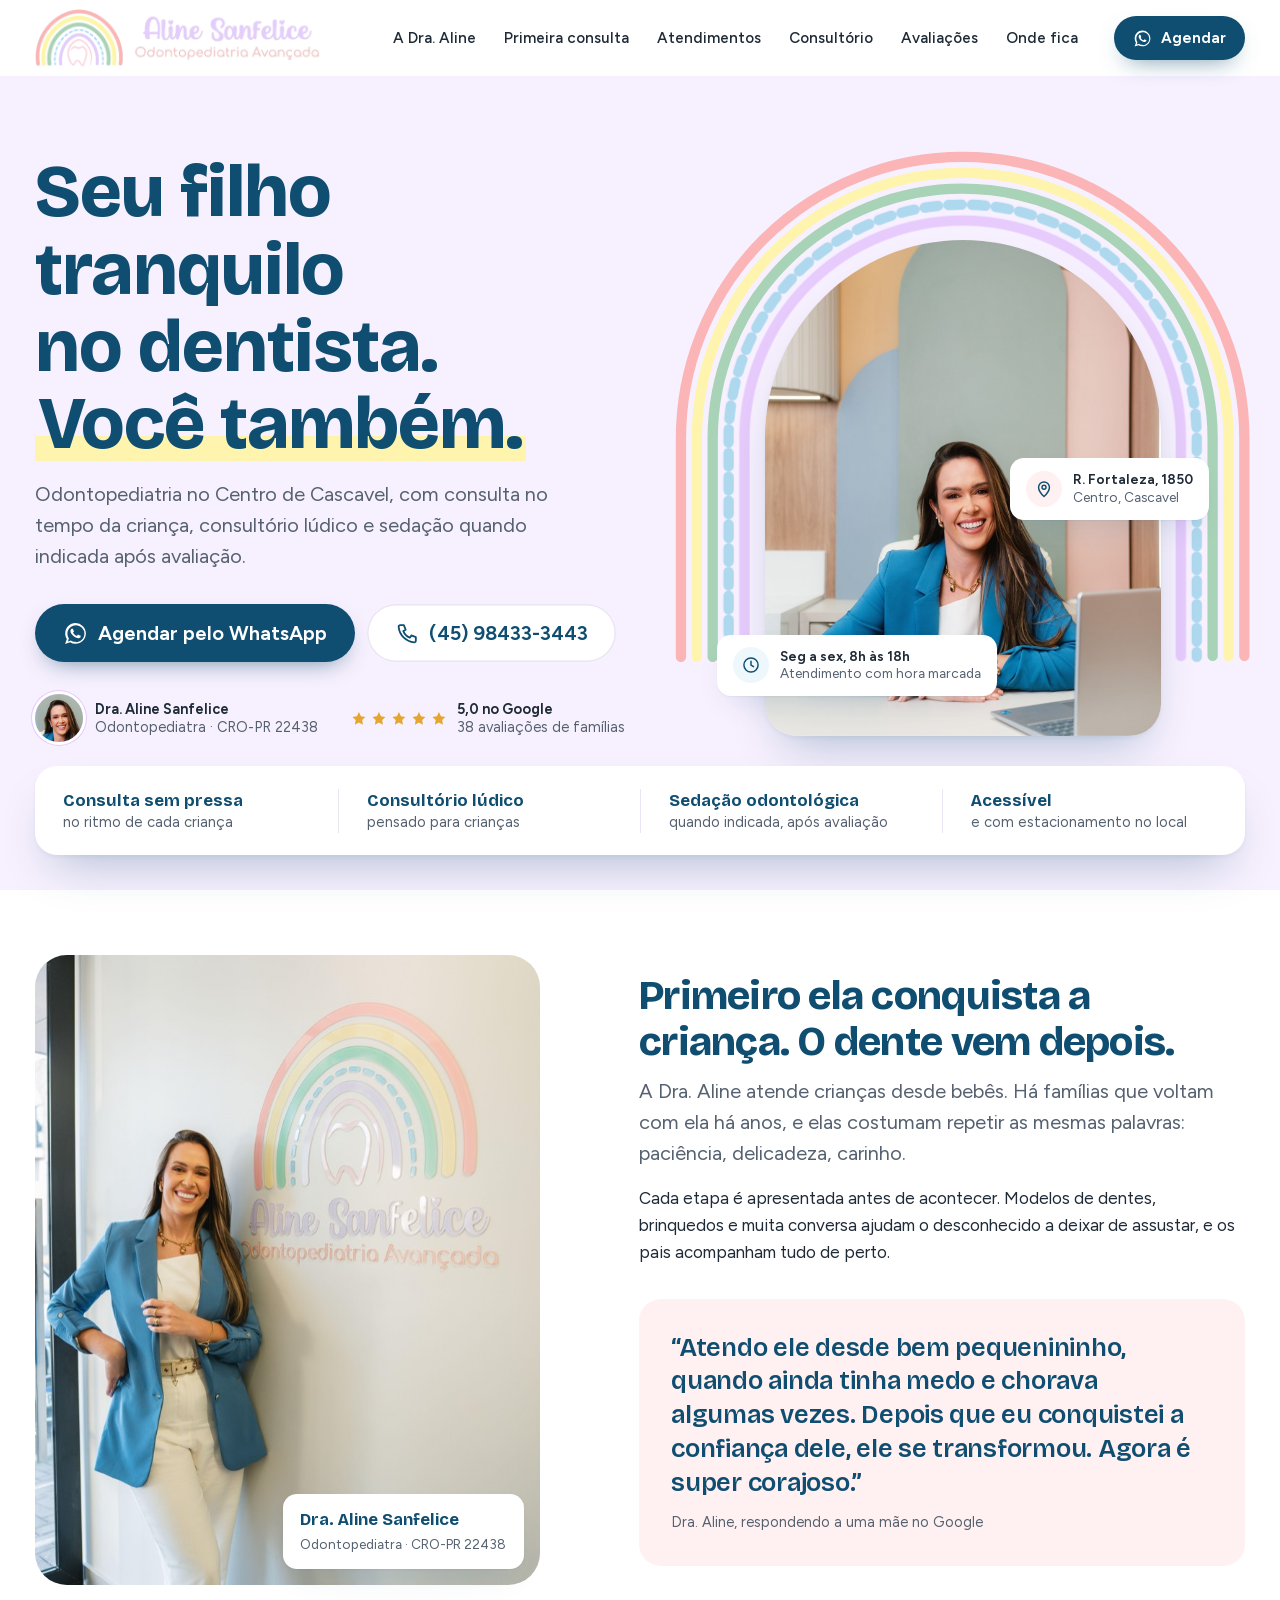
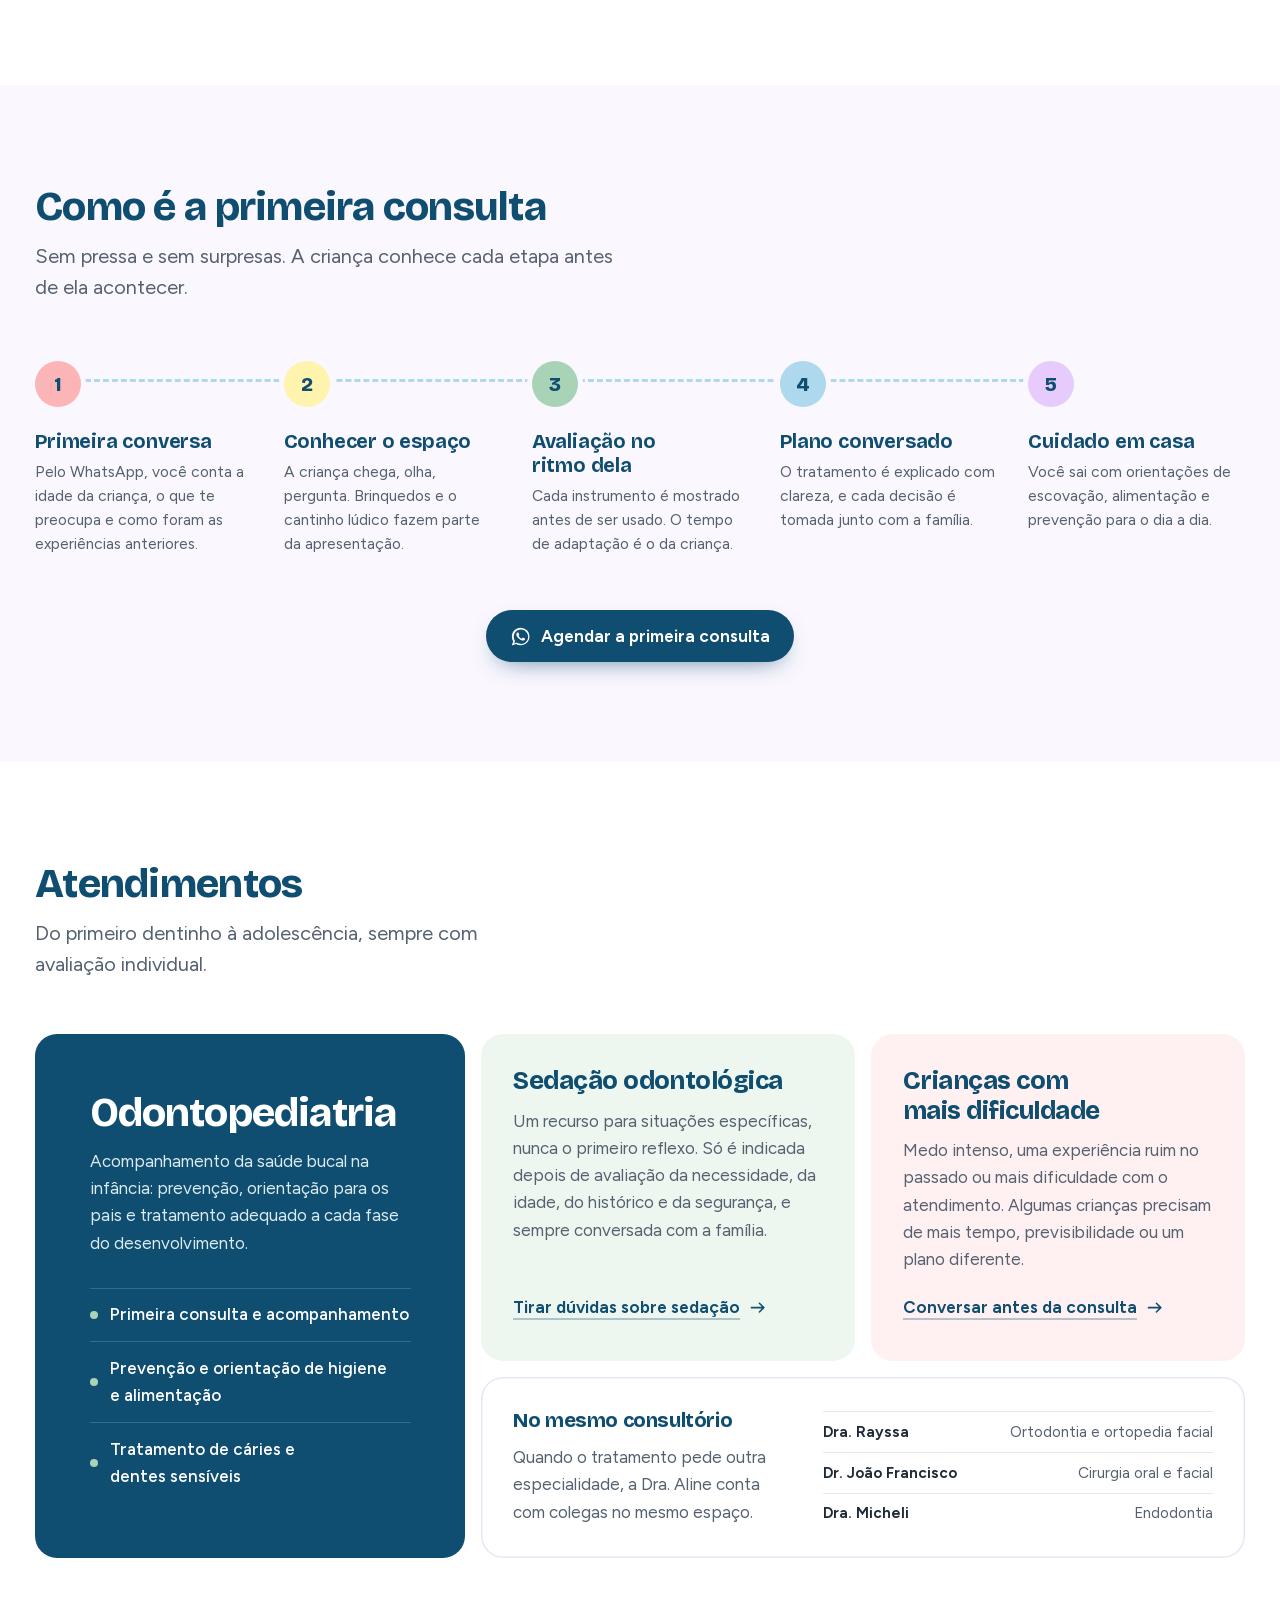
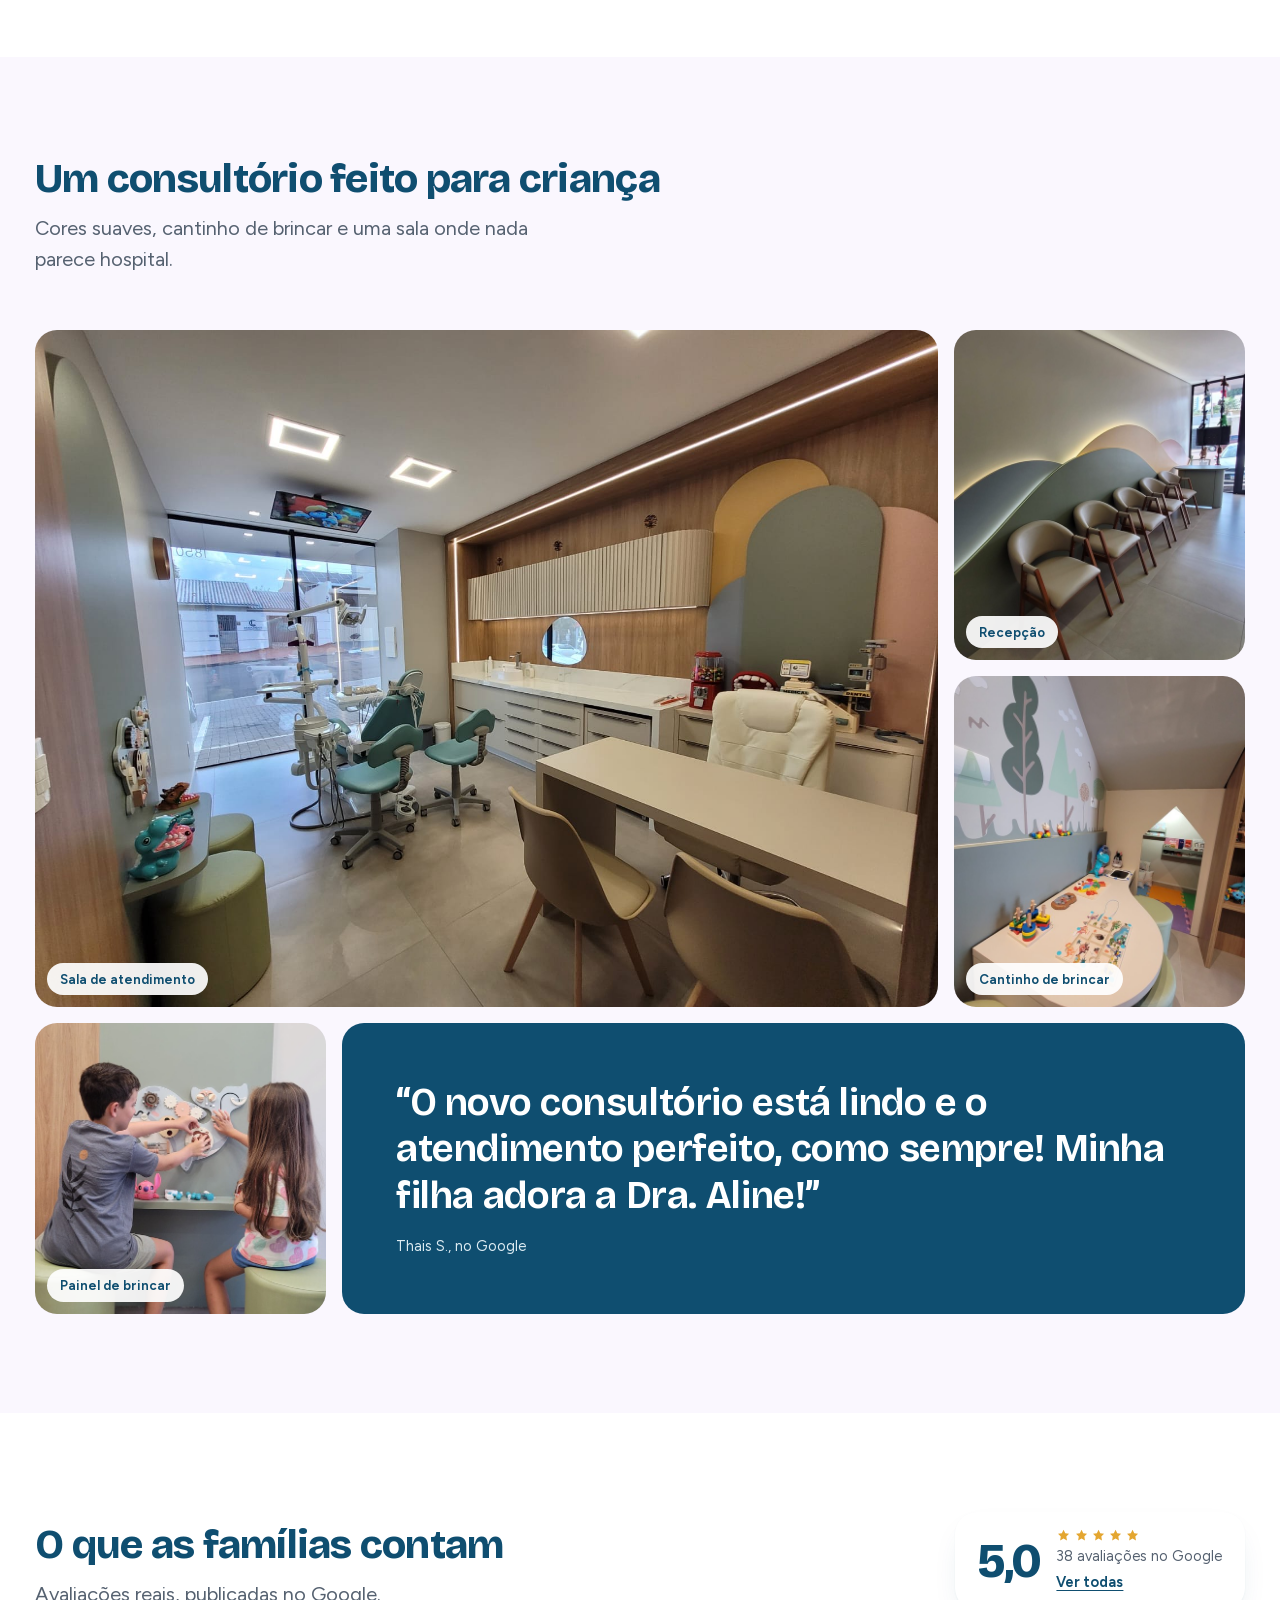
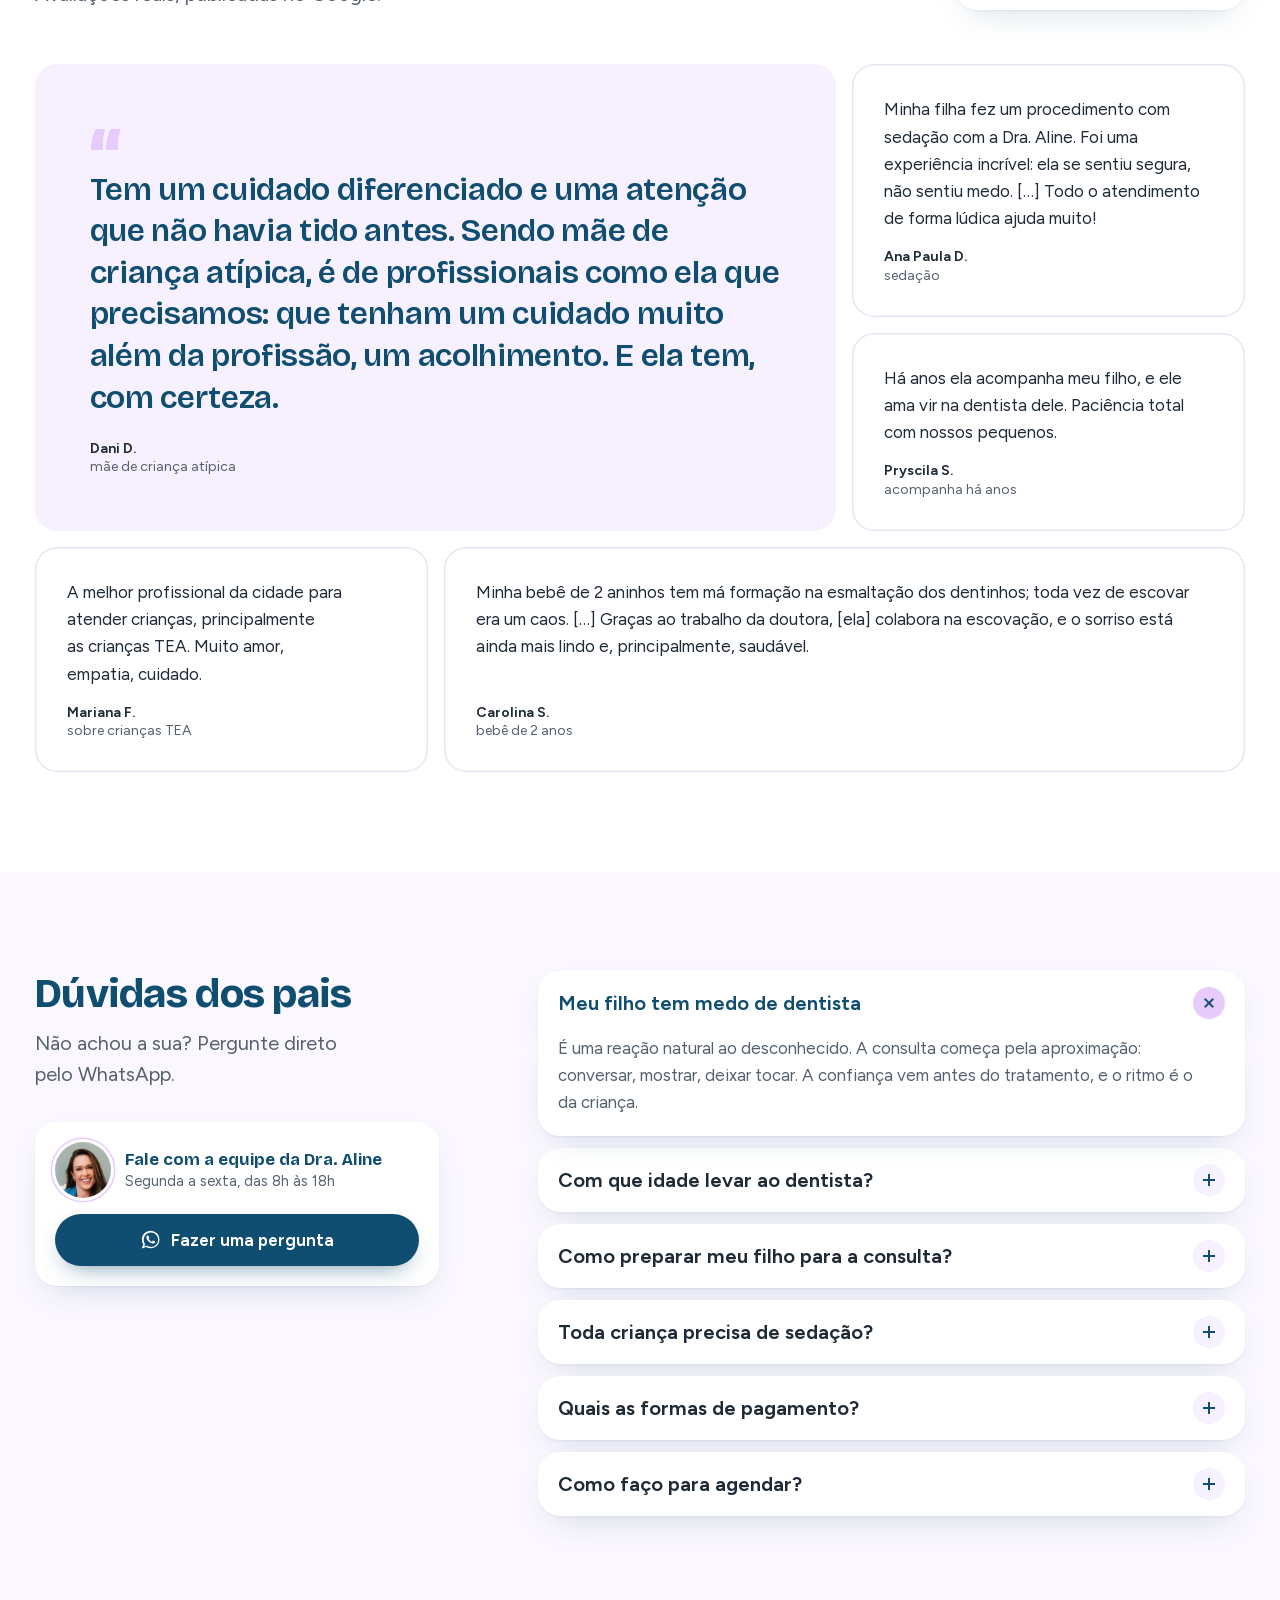
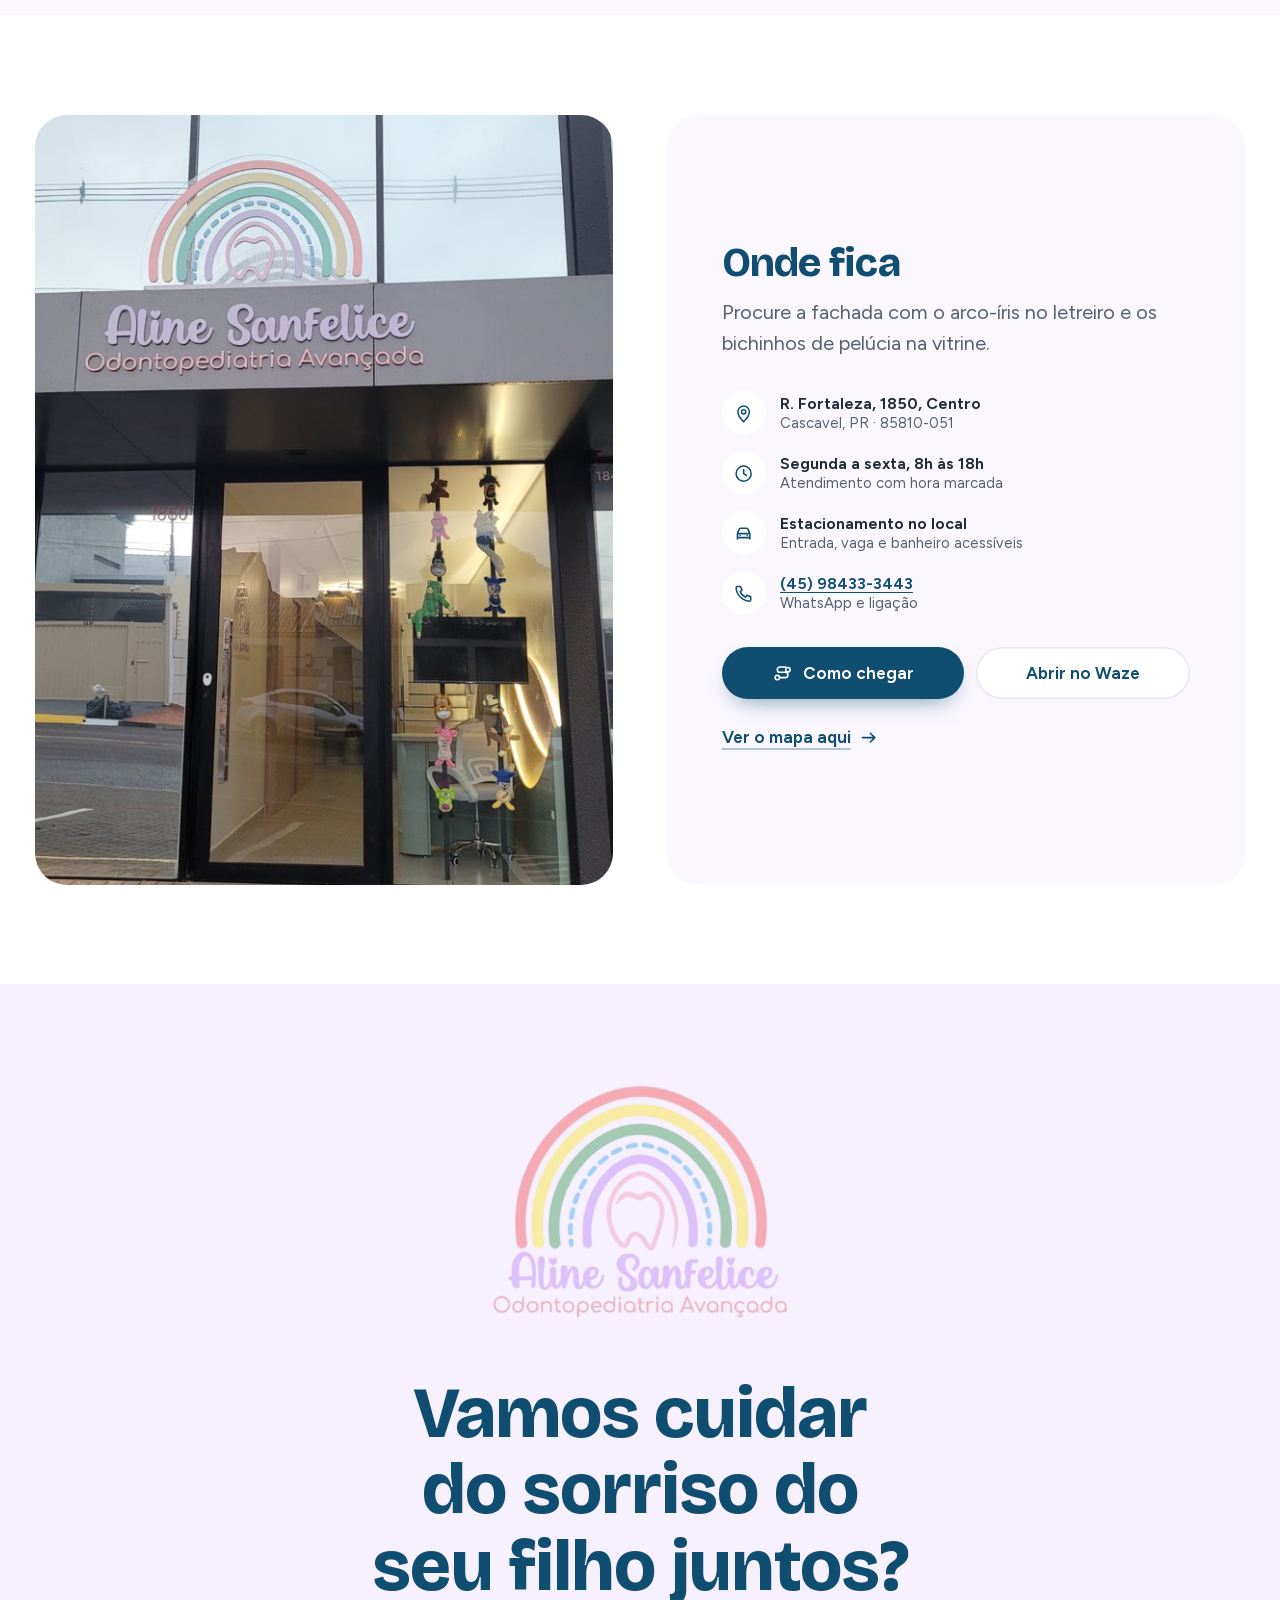
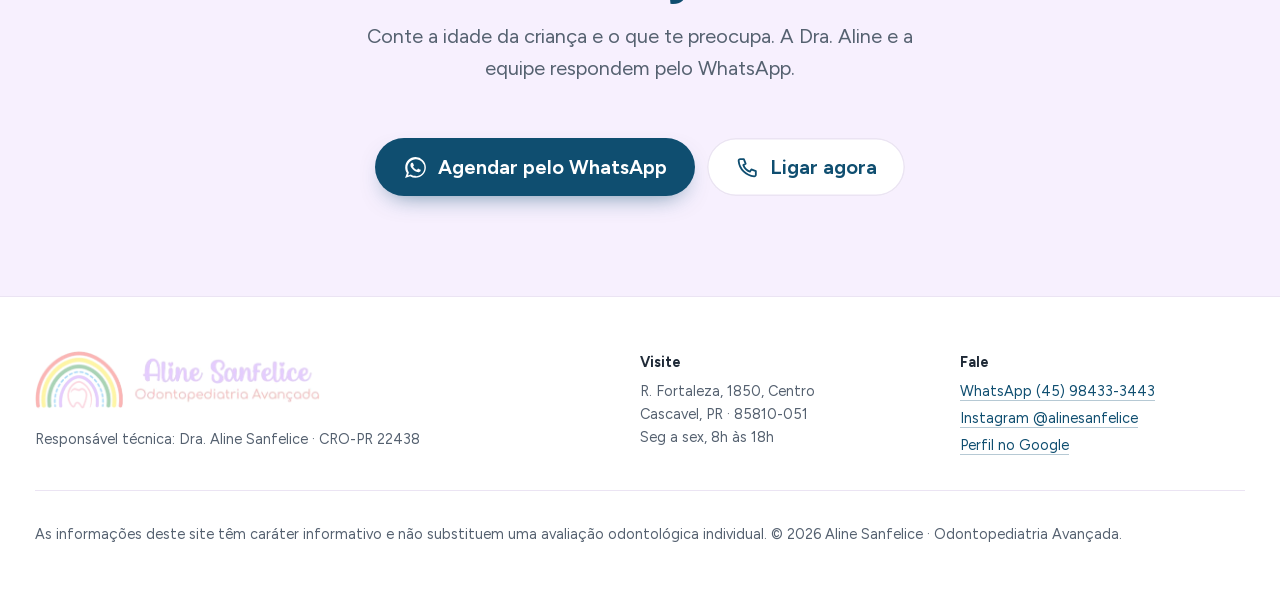
<file: index.html>
<!DOCTYPE html>
<html lang="pt-BR">
<head>
  <meta charset="UTF-8" />
  <meta name="viewport" content="width=device-width, initial-scale=1, viewport-fit=cover" />
  <meta name="theme-color" content="#ffffff" />

  <title>Dra. Aline Sanfelice · Odontopediatria em Cascavel, PR</title>
  <meta name="description" content="Odontopediatria no Centro de Cascavel com a Dra. Aline Sanfelice: consulta no tempo da criança, consultório lúdico e sedação odontológica quando indicada após avaliação. 5,0 no Google. Agende pelo WhatsApp." />
  <meta name="author" content="Dra. Aline Sanfelice" />

  <!-- Domínio atual: https://site-dra-aline.vercel.app. Ao trocar de domínio, atualize canonical, og:url, og:image, JSON-LD, sitemap.xml e robots.txt. -->
  <link rel="canonical" href="https://site-dra-aline.vercel.app/" />
  <meta property="og:type" content="website" />
  <meta property="og:url" content="https://site-dra-aline.vercel.app/" />
  <meta property="og:locale" content="pt_BR" />
  <meta property="og:site_name" content="Dra. Aline Sanfelice · Odontopediatria Avançada" />
  <meta property="og:title" content="Dra. Aline Sanfelice · Odontopediatria em Cascavel" />
  <meta property="og:description" content="Seu filho tranquilo no dentista. Consulta no tempo da criança, no Centro de Cascavel." />
  <meta property="og:image" content="https://site-dra-aline.vercel.app/assets/og/og-image.jpg" />
  <meta property="og:image:width" content="1200" />
  <meta property="og:image:height" content="630" />
  <meta property="og:image:alt" content="Dra. Aline Sanfelice no consultório de odontopediatria em Cascavel" />
  <meta name="twitter:card" content="summary_large_image" />

  <link rel="icon" href="favicon/favicon.svg" type="image/svg+xml" />
  <link rel="apple-touch-icon" href="favicon/apple-touch-icon.png" />

  <link rel="preload" href="assets/fonts/bricolage-latin.woff2" as="font" type="font/woff2" crossorigin />
  <link rel="preload" href="assets/fonts/figtree-latin.woff2" as="font" type="font/woff2" crossorigin />

  <link rel="stylesheet" href="css/tokens.css" />
  <link rel="stylesheet" href="css/base.css" />
  <link rel="stylesheet" href="css/sections.css" />

  <script type="application/ld+json">
  {
    "@context": "https://schema.org",
    "@type": "Dentist",
    "name": "Aline Sanfelice · Odontopediatria Avançada",
    "description": "Odontopediatria e sedação odontológica (mediante avaliação) em Cascavel, PR.",
    "image": "https://site-dra-aline.vercel.app/assets/photos/aline-retrato-1400.jpg",
    "url": "https://site-dra-aline.vercel.app/",
    "telephone": "+55 45 98433-3443",
    "medicalSpecialty": "Pediatric",
    "address": {
      "@type": "PostalAddress",
      "streetAddress": "R. Fortaleza, 1850 - Centro",
      "addressLocality": "Cascavel",
      "addressRegion": "PR",
      "postalCode": "85810-051",
      "addressCountry": "BR"
    },
    "geo": { "@type": "GeoCoordinates", "latitude": -24.9486741, "longitude": -53.4750656 },
    "openingHoursSpecification": [{
      "@type": "OpeningHoursSpecification",
      "dayOfWeek": ["Monday", "Tuesday", "Wednesday", "Thursday", "Friday"],
      "opens": "08:00",
      "closes": "18:00"
    }],
    "sameAs": [
      "https://www.instagram.com/alinesanfelice/",
      "https://maps.app.goo.gl/1zPVbfsscRTXwTze8"
    ]
  }
  </script>
</head>
<body>
  <a class="skip-link" href="#conteudo">Pular para o conteúdo</a>

  <header class="site-header" data-header>
    <div class="site-header__bar">
      <a class="logo" href="#topo" aria-label="Aline Sanfelice, Odontopediatria Avançada, voltar ao início">
        <img class="logo__img" src="assets/brand/logo-horizontal.png" width="589" height="120" alt="Aline Sanfelice Odontopediatria Avançada" decoding="async" />
      </a>

      <nav class="nav" aria-label="Seções do site">
        <button class="nav__toggle" type="button" aria-expanded="false" aria-controls="nav-list" data-nav-toggle>
          <span class="nav__toggle-icon" aria-hidden="true"></span>
          <span class="nav__toggle-label">Menu</span>
        </button>
        <ul class="nav__list" id="nav-list" data-nav-list>
          <li><a href="#dra-aline">A Dra. Aline</a></li>
          <li><a href="#primeira-consulta">Primeira consulta</a></li>
          <li><a href="#atendimentos">Atendimentos</a></li>
          <li><a href="#consultorio">Consultório</a></li>
          <li><a href="#avaliacoes">Avaliações</a></li>
          <li><a href="#onde">Onde fica</a></li>
          <li class="nav__cta"><a class="button button--primary" href="https://wa.me/5545984333443?text=Ol%C3%A1!%20Vim%20pelo%20site%20da%20Dra.%20Aline%20e%20gostaria%20de%20agendar%20uma%20consulta." target="_blank" rel="noopener"><svg class="icon" aria-hidden="true" focusable="false"><use href="#i-whatsapp"/></svg><span>Agendar pelo WhatsApp</span></a></li>
        </ul>
      </nav>

      <a class="button button--primary button--small header-cta" href="https://wa.me/5545984333443?text=Ol%C3%A1!%20Vim%20pelo%20site%20da%20Dra.%20Aline%20e%20gostaria%20de%20agendar%20uma%20consulta." target="_blank" rel="noopener">
        <svg class="icon" aria-hidden="true" focusable="false"><use href="#i-whatsapp"/></svg>
        <span>Agendar</span>
      </a>
    </div>
  </header>

  <main id="conteudo">
    <!-- Hero -->
    <section class="hero" id="topo" aria-labelledby="hero-title">
      <div class="hero__inner wrap">
        <div class="hero__copy">
          <h1 class="hero__title" id="hero-title">Seu filho tranquilo no dentista. <span>Você também.</span></h1>
          <p class="hero__lead">Odontopediatria no Centro de Cascavel, com consulta no tempo da criança, consultório lúdico e sedação quando indicada após avaliação.</p>

          <div class="hero__actions">
            <a class="button button--primary button--large" href="https://wa.me/5545984333443?text=Ol%C3%A1!%20Vim%20pelo%20site%20da%20Dra.%20Aline%20e%20gostaria%20de%20agendar%20uma%20consulta." target="_blank" rel="noopener">
              <svg class="icon" aria-hidden="true" focusable="false"><use href="#i-whatsapp"/></svg>
              <span>Agendar pelo WhatsApp</span>
            </a>
            <a class="button button--outline button--large" href="tel:+5545984333443">
              <svg class="icon" aria-hidden="true" focusable="false"><use href="#i-phone"/></svg>
              <span>(45) 98433-3443</span>
            </a>
          </div>

          <div class="hero__proof">
            <div class="profile">
              <img src="assets/photos/aline-avatar-200.jpg" width="48" height="48" alt="" decoding="async" />
              <span><strong>Dra. Aline Sanfelice</strong>Odontopediatra · CRO-PR 22438</span>
            </div>
            <a class="hero__rating" href="https://maps.app.goo.gl/1zPVbfsscRTXwTze8" target="_blank" rel="noopener">
              <!-- Nota e número conferidos no Google Maps em 16/10/2026. Atualize junto com o perfil. -->
              <span class="stars" aria-hidden="true"><svg class="icon"><use href="#i-star"/></svg><svg class="icon"><use href="#i-star"/></svg><svg class="icon"><use href="#i-star"/></svg><svg class="icon"><use href="#i-star"/></svg><svg class="icon"><use href="#i-star"/></svg></span>
              <span><strong>5,0 no Google</strong>38 avaliações de famílias</span>
            </a>
          </div>
        </div>

        <div class="hero__media">
          <!-- O arco-íris do logo em volta do retrato, como em volta do dente na marca.
               Unidades: a foto ocupa x 0–100; o arco do retrato tem centro em (50, 50). -->
          <svg class="hero__arcs" viewBox="-23 -23 146 130" aria-hidden="true" focusable="false">
            <path class="arc" style="--i:0" d="M-21 105V50A71 71 0 0 1 121 50V105" stroke="#fbb5b7" pathLength="1"/>
            <path class="arc" style="--i:1" d="M-17 105V50A67 67 0 0 1 117 50V105" stroke="#fef4ae" pathLength="1"/>
            <path class="arc" style="--i:2" d="M-13 105V50A63 63 0 0 1 113 50V105" stroke="#a9d3b7" pathLength="1"/>
            <path class="arc arc--dashed" style="--i:3" d="M-9 105V50A59 59 0 0 1 109 50V105" stroke="#add8ed" stroke-dasharray="3.4 2.6"/>
            <path class="arc" style="--i:4" d="M-5 105V50A55 55 0 0 1 105 50V105" stroke="#e6cbfc" pathLength="1"/>
          </svg>
          <figure class="hero__photo">
            <img
              src="assets/photos/aline-retrato-960.jpg"
              srcset="assets/photos/aline-retrato-640.jpg 640w, assets/photos/aline-retrato-960.jpg 960w, assets/photos/aline-retrato-1400.jpg 1400w"
              sizes="(min-width: 960px) 34vw, 62vw"
              width="1400" height="2100"
              alt="Dra. Aline Sanfelice sorrindo à mesa do consultório, com painéis em arco nas cores pastel ao fundo"
              fetchpriority="high" decoding="async" />
          </figure>
          <div class="hero__card hero__card--hours">
            <svg class="icon" aria-hidden="true" focusable="false"><use href="#i-clock"/></svg>
            <span><strong>Seg a sex, 8h às 18h</strong>Atendimento com hora marcada</span>
          </div>
          <div class="hero__card hero__card--place">
            <svg class="icon" aria-hidden="true" focusable="false"><use href="#i-pin"/></svg>
            <span><strong>R. Fortaleza, 1850</strong>Centro, Cascavel</span>
          </div>
        </div>
      </div>
    </section>

    <!-- Faixa de confiança -->
    <section class="trust" aria-label="Destaques do atendimento">
      <ul class="trust__list wrap">
        <li><span><strong>Consulta sem pressa</strong>no ritmo de cada criança</span></li>
        <li><span><strong>Consultório lúdico</strong>pensado para crianças</span></li>
        <li><span><strong>Sedação odontológica</strong>quando indicada, após avaliação</span></li>
        <li><span><strong>Acessível</strong>e com estacionamento no local</span></li>
      </ul>
    </section>

    <!-- A Dra. Aline -->
    <section class="about section" id="dra-aline" aria-labelledby="about-title">
      <div class="about__inner wrap">
        <figure class="about__photo">
          <img src="assets/photos/aline-letreiro-1200.jpg"
               srcset="assets/photos/aline-letreiro-700.jpg 700w, assets/photos/aline-letreiro-1200.jpg 1200w, assets/photos/aline-letreiro-1800.jpg 1800w"
               sizes="(min-width: 960px) 40vw, 100vw"
               width="1800" height="2501" loading="lazy" decoding="async"
               alt="Dra. Aline Sanfelice de blazer azul, sorrindo ao lado do letreiro com o arco-íris e o nome Aline Sanfelice Odontopediatria Avançada" />
          <figcaption class="about__badge">
            <strong>Dra. Aline Sanfelice</strong>
            <span>Odontopediatra · CRO-PR 22438</span>
          </figcaption>
        </figure>

        <div class="about__text">
          <h2 class="section-title" id="about-title">Primeiro ela conquista a criança. O dente vem depois.</h2>
          <p class="lead">A Dra. Aline atende crianças desde bebês. Há famílias que voltam com ela há anos, e elas costumam repetir as mesmas palavras: paciência, delicadeza, carinho.</p>
          <p>Cada etapa é apresentada antes de acontecer. Modelos de dentes, brinquedos e muita conversa ajudam o desconhecido a deixar de assustar, e os pais acompanham tudo de perto.</p>

          <blockquote class="about__quote">
            <p>“Atendo ele desde bem pequenininho, quando ainda tinha medo e chorava algumas vezes. Depois que eu conquistei a confiança dele, ele se transformou. Agora é super corajoso.”</p>
            <footer>Dra. Aline, respondendo a uma mãe no Google</footer>
          </blockquote>
        </div>
      </div>
    </section>

    <!-- Primeira consulta -->
    <section class="steps-section section section--tint" id="primeira-consulta" aria-labelledby="steps-title">
      <div class="wrap">
        <div class="section-head">
          <h2 class="section-title" id="steps-title">Como é a primeira consulta</h2>
          <p class="lead">Sem pressa e sem surpresas. A criança conhece cada etapa antes de ela acontecer.</p>
        </div>

        <ol class="steps">
          <li class="step step--rosa">
            <span class="step__n">1</span>
            <h3>Primeira conversa</h3>
            <p>Pelo WhatsApp, você conta a idade da criança, o que te preocupa e como foram as experiências anteriores.</p>
          </li>
          <li class="step step--amarelo">
            <span class="step__n">2</span>
            <h3>Conhecer o espaço</h3>
            <p>A criança chega, olha, pergunta. Brinquedos e o cantinho lúdico fazem parte da apresentação.</p>
          </li>
          <li class="step step--menta">
            <span class="step__n">3</span>
            <h3>Avaliação no ritmo dela</h3>
            <p>Cada instrumento é mostrado antes de ser usado. O tempo de adaptação é o da criança.</p>
          </li>
          <li class="step step--azul">
            <span class="step__n">4</span>
            <h3>Plano conversado</h3>
            <p>O tratamento é explicado com clareza, e cada decisão é tomada junto com a família.</p>
          </li>
          <li class="step step--lilas">
            <span class="step__n">5</span>
            <h3>Cuidado em casa</h3>
            <p>Você sai com orientações de escovação, alimentação e prevenção para o dia a dia.</p>
          </li>
        </ol>

        <div class="section-cta">
          <a class="button button--primary" href="https://wa.me/5545984333443?text=Ol%C3%A1%2C%20Dra.%20Aline!%20Gostaria%20de%20agendar%20a%20primeira%20consulta%20do%20meu%20filho." target="_blank" rel="noopener">
            <svg class="icon" aria-hidden="true" focusable="false"><use href="#i-whatsapp"/></svg>
            <span>Agendar a primeira consulta</span>
          </a>
        </div>
      </div>
    </section>

    <!-- Atendimentos -->
    <section class="services section" id="atendimentos" aria-labelledby="services-title">
      <div class="wrap">
        <div class="section-head">
          <h2 class="section-title" id="services-title">Atendimentos</h2>
          <p class="lead">Do primeiro dentinho à adolescência, sempre com avaliação individual.</p>
        </div>

        <div class="services__grid">
          <article class="service service--feature">
            <h3>Odontopediatria</h3>
            <p>Acompanhamento da saúde bucal na infância: prevenção, orientação para os pais e tratamento adequado a cada fase do desenvolvimento.</p>
            <ul class="service__list">
              <li>Primeira consulta e acompanhamento</li>
              <li>Prevenção e orientação de higiene e alimentação</li>
              <li>Tratamento de cáries e dentes sensíveis</li>
            </ul>
          </article>

          <article class="service service--menta">
            <h3>Sedação odontológica</h3>
            <p>Um recurso para situações específicas, nunca o primeiro reflexo. Só é indicada depois de avaliação da necessidade, da idade, do histórico e da segurança, e sempre conversada com a família.</p>
            <a class="link-arrow" href="https://wa.me/5545984333443?text=Ol%C3%A1%2C%20Dra.%20Aline!%20Gostaria%20de%20tirar%20d%C3%BAvidas%20sobre%20a%20seda%C3%A7%C3%A3o%20odontol%C3%B3gica." target="_blank" rel="noopener"><span>Tirar dúvidas sobre sedação</span><svg class="icon" aria-hidden="true"><use href="#i-arrow"/></svg></a>
          </article>

          <article class="service service--rosa">
            <h3>Crianças com mais dificuldade</h3>
            <p>Medo intenso, uma experiência ruim no passado ou mais dificuldade com o atendimento. Algumas crianças precisam de mais tempo, previsibilidade ou um plano diferente.</p>
            <a class="link-arrow" href="https://wa.me/5545984333443?text=Ol%C3%A1%2C%20Dra.%20Aline!%20Meu%20filho%20tem%20mais%20dificuldade%20no%20atendimento%20e%20eu%20gostaria%20de%20conversar%20antes%20da%20consulta." target="_blank" rel="noopener"><span>Conversar antes da consulta</span><svg class="icon" aria-hidden="true"><use href="#i-arrow"/></svg></a>
          </article>

          <article class="service service--team">
            <h3>No mesmo consultório</h3>
            <p>Quando o tratamento pede outra especialidade, a Dra. Aline conta com colegas no mesmo espaço.</p>
            <ul class="team__list">
              <li><strong>Dra. Rayssa</strong><span>Ortodontia e ortopedia facial</span></li>
              <li><strong>Dr. João Francisco</strong><span>Cirurgia oral e facial</span></li>
              <li><strong>Dra. Micheli</strong><span>Endodontia</span></li>
            </ul>
          </article>
        </div>
      </div>
    </section>

    <!-- Consultório -->
    <section class="space section section--tint" id="consultorio" aria-labelledby="space-title">
      <div class="wrap">
        <div class="section-head">
          <h2 class="section-title" id="space-title">Um consultório feito para criança</h2>
          <p class="lead">Cores suaves, cantinho de brincar e uma sala onde nada parece hospital.</p>
        </div>

        <div class="gallery">
          <figure class="gallery__item gallery__item--wide">
            <img src="assets/photos/sala-1600.jpg" srcset="assets/photos/sala-800.jpg 800w, assets/photos/sala-1600.jpg 1600w" sizes="(min-width: 960px) 72vw, 100vw" width="1600" height="1200" loading="lazy" decoding="async" alt="Sala de atendimento com cadeira infantil, painéis em arco nas cores pastel e mesa de conversa com os pais" />
            <figcaption>Sala de atendimento</figcaption>
          </figure>
          <figure class="gallery__item gallery__item--tall">
            <img src="assets/photos/recepcao-1000.jpg" srcset="assets/photos/recepcao-600.jpg 600w, assets/photos/recepcao-1000.jpg 1000w" sizes="(min-width: 960px) 30vw, 50vw" width="1000" height="1333" loading="lazy" decoding="async" alt="Recepção com parede ondulada em tons pastel e cadeiras de espera" />
            <figcaption>Recepção</figcaption>
          </figure>
          <figure class="gallery__item">
            <img src="assets/photos/cantinho-1000.jpg" srcset="assets/photos/cantinho-600.jpg 600w, assets/photos/cantinho-1000.jpg 1000w" sizes="(min-width: 960px) 30vw, 50vw" width="1000" height="1333" loading="lazy" decoding="async" alt="Cantinho de brincar com mesa de jogos, brinquedos e uma casinha ao fundo" />
            <figcaption>Cantinho de brincar</figcaption>
          </figure>
          <figure class="gallery__item">
            <img src="assets/photos/brincar-1000.jpg" srcset="assets/photos/brincar-600.jpg 600w, assets/photos/brincar-1000.jpg 1000w" sizes="(min-width: 960px) 25vw, 100vw" width="1000" height="1333" loading="lazy" decoding="async" alt="Duas crianças brincando no painel interativo da parede da recepção" />
            <figcaption>Painel de brincar</figcaption>
          </figure>
          <blockquote class="gallery__quote">
            <p>“O novo consultório está lindo e o atendimento perfeito, como sempre! Minha filha adora a Dra. Aline!”</p>
            <footer>Thais S., no Google</footer>
          </blockquote>
        </div>
      </div>
    </section>

    <!-- Avaliações -->
    <!-- Avaliações reais do Google Maps (lidas em 16/10/2026). Texto fiel ao original,
         com pontuação normalizada; [colchetes] e […] marcam edições. Nomes: primeiro nome + inicial. -->
    <section class="reviews section" id="avaliacoes" aria-labelledby="reviews-title">
      <div class="wrap">
        <div class="reviews__head">
          <div>
            <h2 class="section-title" id="reviews-title">O que as famílias contam</h2>
            <p class="lead">Avaliações reais, publicadas no Google.</p>
          </div>
          <a class="reviews__score" href="https://maps.app.goo.gl/1zPVbfsscRTXwTze8" target="_blank" rel="noopener">
            <span class="reviews__number">5,0</span>
            <span class="reviews__meta">
              <span class="stars" aria-hidden="true"><svg class="icon"><use href="#i-star"/></svg><svg class="icon"><use href="#i-star"/></svg><svg class="icon"><use href="#i-star"/></svg><svg class="icon"><use href="#i-star"/></svg><svg class="icon"><use href="#i-star"/></svg></span>
              <span>38 avaliações no Google</span>
              <span class="reviews__link">Ver todas</span>
            </span>
          </a>
        </div>

        <div class="reviews__grid">
          <blockquote class="review review--big">
            <p>Tem um cuidado diferenciado e uma atenção que não havia tido antes. Sendo mãe de criança atípica, é de profissionais como ela que precisamos: que tenham um cuidado muito além da profissão, um acolhimento. E ela tem, com certeza.</p>
            <footer><span><strong>Dani D.</strong>mãe de criança atípica</span></footer>
          </blockquote>
          <blockquote class="review">
            <p>Minha filha fez um procedimento com sedação com a Dra. Aline. Foi uma experiência incrível: ela se sentiu segura, não sentiu medo. […] Todo o atendimento de forma lúdica ajuda muito!</p>
            <footer><span><strong>Ana Paula D.</strong>sedação</span></footer>
          </blockquote>
          <blockquote class="review">
            <p>Há anos ela acompanha meu filho, e ele ama vir na dentista dele. Paciência total com nossos pequenos.</p>
            <footer><span><strong>Pryscila S.</strong>acompanha há anos</span></footer>
          </blockquote>
          <blockquote class="review">
            <p>A melhor profissional da cidade para atender crianças, principalmente as crianças TEA. Muito amor, empatia, cuidado.</p>
            <footer><span><strong>Mariana F.</strong>sobre crianças TEA</span></footer>
          </blockquote>
          <blockquote class="review">
            <p>Minha bebê de 2 aninhos tem má formação na esmaltação dos dentinhos; toda vez de escovar era um caos. […] Graças ao trabalho da doutora, [ela] colabora na escovação, e o sorriso está ainda mais lindo e, principalmente, saudável.</p>
            <footer><span><strong>Carolina S.</strong>bebê de 2 anos</span></footer>
          </blockquote>
        </div>
      </div>
    </section>

    <!-- Dúvidas -->
    <section class="faq section section--tint" id="duvidas" aria-labelledby="faq-title">
      <div class="faq__inner wrap">
        <div class="faq__intro">
          <h2 class="section-title" id="faq-title">Dúvidas dos pais</h2>
          <p class="lead">Não achou a sua? Pergunte direto pelo WhatsApp.</p>
          <div class="faq__contact">
            <div class="faq__person">
              <img src="assets/photos/aline-avatar-200.jpg" width="56" height="56" alt="" loading="lazy" decoding="async" />
              <p><strong>Fale com a equipe da Dra. Aline</strong>Segunda a sexta, das 8h às 18h</p>
            </div>
            <a class="button button--primary" href="https://wa.me/5545984333443?text=Ol%C3%A1%2C%20Dra.%20Aline!%20Tenho%20uma%20d%C3%BAvida%20sobre%20o%20atendimento." target="_blank" rel="noopener">
              <svg class="icon" aria-hidden="true" focusable="false"><use href="#i-whatsapp"/></svg>
              <span>Fazer uma pergunta</span>
            </a>
          </div>
        </div>

        <div class="faq__list" data-concerns>
          <h3 class="faq__head"><button type="button" id="q1" aria-expanded="true" aria-controls="a1" data-concern>Meu filho tem medo de dentista</button></h3>
          <div class="faq__body" id="a1" role="region" aria-labelledby="q1">
            <p>É uma reação natural ao desconhecido. A consulta começa pela aproximação: conversar, mostrar, deixar tocar. A confiança vem antes do tratamento, e o ritmo é o da criança.</p>
          </div>

          <h3 class="faq__head"><button type="button" id="q2" aria-expanded="false" aria-controls="a2" data-concern>Com que idade levar ao dentista?</button></h3>
          <div class="faq__body" id="a2" role="region" aria-labelledby="q2" hidden>
            <p>O acompanhamento pode começar ainda nos primeiros anos, antes de qualquer problema. Você recebe orientações de higiene, alimentação e desenvolvimento dos dentes. O momento certo para cada criança é conversado na consulta.</p>
          </div>

          <h3 class="faq__head"><button type="button" id="q3" aria-expanded="false" aria-controls="a3" data-concern>Como preparar meu filho para a consulta?</button></h3>
          <div class="faq__body" id="a3" role="region" aria-labelledby="q3" hidden>
            <p>Fale do dentista de forma natural e positiva, e nunca como ameaça. Se ele já teve uma experiência ruim, conte antes da consulta: isso é levado em conta desde a primeira conversa.</p>
          </div>

          <h3 class="faq__head"><button type="button" id="q4" aria-expanded="false" aria-controls="a4" data-concern>Toda criança precisa de sedação?</button></h3>
          <div class="faq__body" id="a4" role="region" aria-labelledby="q4" hidden>
            <p>Não. A sedação é indicada só em situações específicas, depois de avaliação individual. Uma conversa ajuda a entender se ela faz ou não sentido para o seu filho.</p>
          </div>

          <h3 class="faq__head"><button type="button" id="q5" aria-expanded="false" aria-controls="a5" data-concern>Quais as formas de pagamento?</button></h3>
          <div class="faq__body" id="a5" role="region" aria-labelledby="q5" hidden>
            <p>Cartão de crédito, débito e pagamento por aproximação. Há opção de parcelamento; as condições são combinadas pelo WhatsApp.</p>
          </div>

          <h3 class="faq__head"><button type="button" id="q6" aria-expanded="false" aria-controls="a6" data-concern>Como faço para agendar?</button></h3>
          <div class="faq__body" id="a6" role="region" aria-labelledby="q6" hidden>
            <p>Pelo WhatsApp (45) 98433-3443. O atendimento é de segunda a sexta, das 8h às 18h, com hora marcada.</p>
          </div>
        </div>
      </div>
    </section>

    <!-- Onde fica -->
    <section class="place section" id="onde" aria-labelledby="place-title">
      <div class="place__inner wrap">
        <figure class="place__photo">
          <img src="assets/photos/fachada-frente-1000.jpg" srcset="assets/photos/fachada-frente-600.jpg 600w, assets/photos/fachada-frente-1000.jpg 1000w" sizes="(min-width: 960px) 46vw, 100vw" width="1000" height="1333" loading="lazy" decoding="async" alt="Fachada do consultório na Rua Fortaleza, com o letreiro Aline Sanfelice Odontopediatria Avançada e o arco-íris do logo" />
        </figure>

        <div class="place__card">
          <h2 class="section-title" id="place-title">Onde fica</h2>
          <p class="lead">Procure a fachada com o arco-íris no letreiro e os bichinhos de pelúcia na vitrine.</p>

          <ul class="place__info">
            <li><span class="place__icon"><svg class="icon" aria-hidden="true"><use href="#i-pin"/></svg></span><span><strong>R. Fortaleza, 1850, Centro</strong>Cascavel, PR · 85810-051</span></li>
            <li><span class="place__icon"><svg class="icon" aria-hidden="true"><use href="#i-clock"/></svg></span><span><strong>Segunda a sexta, 8h às 18h</strong>Atendimento com hora marcada</span></li>
            <li><span class="place__icon"><svg class="icon" aria-hidden="true"><use href="#i-car"/></svg></span><span><strong>Estacionamento no local</strong>Entrada, vaga e banheiro acessíveis</span></li>
            <li><span class="place__icon"><svg class="icon" aria-hidden="true"><use href="#i-phone"/></svg></span><span><strong><a href="tel:+5545984333443">(45) 98433-3443</a></strong>WhatsApp e ligação</span></li>
          </ul>

          <div class="place__actions">
            <a class="button button--primary" href="https://www.google.com/maps/dir/?api=1&amp;destination=R.%20Fortaleza%2C%201850%20-%20Centro%2C%20Cascavel%20-%20PR%2C%2085810-051" target="_blank" rel="noopener">
              <svg class="icon" aria-hidden="true" focusable="false"><use href="#i-route"/></svg>
              <span>Como chegar</span>
            </a>
            <a class="button button--outline" href="https://waze.com/ul?ll=-24.9486741,-53.4750656&amp;navigate=yes" target="_blank" rel="noopener"><span>Abrir no Waze</span></a>
          </div>

          <div class="place__map" data-map>
            <button class="link-arrow" type="button" data-map-load><span>Ver o mapa aqui</span><svg class="icon" aria-hidden="true"><use href="#i-arrow"/></svg></button>
            <template data-map-template>
              <iframe title="Mapa: R. Fortaleza, 1850, Centro, Cascavel, PR"
                      src="https://www.google.com/maps?q=R.%20Fortaleza%2C%201850%2C%20Centro%2C%20Cascavel%20-%20PR&amp;output=embed"
                      loading="lazy" referrerpolicy="no-referrer-when-downgrade" allowfullscreen></iframe>
            </template>
          </div>
        </div>
      </div>
    </section>

    <!-- Chamada final -->
    <section class="closing" aria-labelledby="closing-title" data-closing>
      <div class="closing__inner wrap">
        <img class="closing__logo" src="assets/brand/logo-completo.png" width="388" height="308" loading="lazy" decoding="async" alt="Logo Aline Sanfelice Odontopediatria Avançada: arco-íris com um dente no centro" />
        <h2 class="closing__title" id="closing-title">Vamos cuidar do sorriso do seu filho juntos?</h2>
        <p>Conte a idade da criança e o que te preocupa. A Dra. Aline e a equipe respondem pelo WhatsApp.</p>
        <div class="closing__actions">
          <a class="button button--primary button--large" href="https://wa.me/5545984333443?text=Ol%C3%A1!%20Vim%20pelo%20site%20da%20Dra.%20Aline%20e%20gostaria%20de%20agendar%20uma%20consulta." target="_blank" rel="noopener">
            <svg class="icon" aria-hidden="true" focusable="false"><use href="#i-whatsapp"/></svg>
            <span>Agendar pelo WhatsApp</span>
          </a>
          <a class="button button--outline button--large" href="tel:+5545984333443">
            <svg class="icon" aria-hidden="true" focusable="false"><use href="#i-phone"/></svg>
            <span>Ligar agora</span>
          </a>
        </div>
      </div>
    </section>
  </main>

  <footer class="site-footer">
    <div class="site-footer__inner wrap">
      <div class="site-footer__brand">
        <a class="logo" href="#topo" aria-label="Voltar ao início">
          <img class="logo__img" src="assets/brand/logo-horizontal.png" width="589" height="120" alt="Aline Sanfelice Odontopediatria Avançada" loading="lazy" decoding="async" />
        </a>
        <p>Responsável técnica: <span class="nowrap">Dra. Aline Sanfelice · CRO-PR 22438</span></p>
      </div>
      <div class="site-footer__col">
        <p class="site-footer__label">Visite</p>
        <p>R. Fortaleza, 1850, Centro<br />Cascavel, PR · 85810-051<br />Seg a sex, 8h às 18h</p>
      </div>
      <div class="site-footer__col">
        <p class="site-footer__label">Fale</p>
        <ul>
          <li><a href="https://wa.me/5545984333443?text=Ol%C3%A1!%20Vim%20pelo%20site%20da%20Dra.%20Aline%20e%20gostaria%20de%20agendar%20uma%20consulta." target="_blank" rel="noopener">WhatsApp (45) 98433-3443</a></li>
          <li><a href="https://www.instagram.com/alinesanfelice/" target="_blank" rel="noopener">Instagram @alinesanfelice</a></li>
          <li><a href="https://maps.app.goo.gl/1zPVbfsscRTXwTze8" target="_blank" rel="noopener">Perfil no Google</a></li>
        </ul>
      </div>
      <p class="site-footer__note">As informações deste site têm caráter informativo e não substituem uma avaliação odontológica individual. <span class="nowrap">© <span data-year>2026</span></span> Aline Sanfelice · Odontopediatria Avançada.</p>
    </div>
  </footer>

  <!-- Botão fixo de WhatsApp (celular) -->
  <div class="dock" data-dock>
    <a class="dock__link" href="https://wa.me/5545984333443?text=Ol%C3%A1!%20Vim%20pelo%20site%20da%20Dra.%20Aline%20e%20gostaria%20de%20agendar%20uma%20consulta." target="_blank" rel="noopener">
      <svg class="icon" aria-hidden="true" focusable="false"><use href="#i-whatsapp"/></svg>
      <span>Agendar pelo WhatsApp</span>
    </a>
  </div>

  <!-- Ícones (traço 1.75, mesma família) -->
  <svg width="0" height="0" style="position:absolute" aria-hidden="true" focusable="false">
    <symbol id="i-whatsapp" viewBox="0 0 24 24"><path fill="currentColor" d="M12.04 2C6.58 2 2.13 6.45 2.13 11.91c0 1.94.54 3.78 1.56 5.4L2 22l4.84-1.59a9.95 9.95 0 0 0 5.2 1.45h.01c5.46 0 9.91-4.45 9.91-9.91 0-2.65-1.03-5.14-2.9-7.01A9.84 9.84 0 0 0 12.04 2zm0 18.03h-.01a8.13 8.13 0 0 1-4.15-1.13l-.3-.18-2.87.94.96-2.8-.2-.31a8.13 8.13 0 0 1-1.24-4.34c0-4.5 3.66-8.16 8.16-8.16 2.18 0 4.23.85 5.78 2.39a8.12 8.12 0 0 1 2.38 5.78c0 4.5-3.66 8.16-8.16 8.16zm4.47-6.11c-.24-.12-1.45-.71-1.67-.79-.22-.08-.39-.12-.55.12-.16.24-.62.79-.76.95-.14.16-.28.18-.52.06-.24-.12-1.02-.38-1.94-1.2-.72-.64-1.21-1.43-1.35-1.67-.14-.24-.02-.37.1-.49.11-.11.24-.28.36-.42.12-.14.16-.24.24-.4.08-.16.04-.3-.02-.42-.06-.12-.55-1.33-.75-1.82-.2-.48-.4-.41-.55-.42h-.47c-.16 0-.42.06-.64.3-.22.24-.84.82-.84 2s.86 2.32.98 2.48c.12.16 1.7 2.6 4.13 3.65.58.25 1.03.4 1.38.51.58.18 1.11.16 1.53.1.47-.07 1.45-.59 1.66-1.16.21-.57.21-1.05.14-1.16-.06-.11-.22-.18-.46-.3z"/></symbol>
    <symbol id="i-arrow" viewBox="0 0 24 24"><path fill="none" stroke="currentColor" stroke-width="1.75" stroke-linecap="round" stroke-linejoin="round" d="M5 12h14m-5-5 5 5-5 5"/></symbol>
    <symbol id="i-phone" viewBox="0 0 24 24"><path fill="none" stroke="currentColor" stroke-width="1.75" stroke-linecap="round" stroke-linejoin="round" d="M5 4h3.5l1.7 4.3-2.2 1.4a11 11 0 0 0 6.3 6.3l1.4-2.2L20 15.5V19a1.5 1.5 0 0 1-1.6 1.5A16.5 16.5 0 0 1 3.5 5.6 1.5 1.5 0 0 1 5 4z"/></symbol>
    <symbol id="i-star" viewBox="0 0 24 24"><path fill="currentColor" d="M12 2.8l2.7 5.6 6.1.9-4.4 4.3 1 6.1L12 16.8l-5.4 2.9 1-6.1-4.4-4.3 6.1-.9z"/></symbol>
    <symbol id="i-clock" viewBox="0 0 24 24"><circle cx="12" cy="12" r="8.5" fill="none" stroke="currentColor" stroke-width="1.75"/><path fill="none" stroke="currentColor" stroke-width="1.75" stroke-linecap="round" d="M12 7.5V12l3 2"/></symbol>
    <symbol id="i-pin" viewBox="0 0 24 24"><path fill="none" stroke="currentColor" stroke-width="1.75" stroke-linecap="round" stroke-linejoin="round" d="M12 21s-6.5-5.6-6.5-11a6.5 6.5 0 0 1 13 0c0 5.4-6.5 11-6.5 11z"/><circle cx="12" cy="10" r="2.4" fill="none" stroke="currentColor" stroke-width="1.75"/></symbol>
    <symbol id="i-route" viewBox="0 0 24 24"><path fill="none" stroke="currentColor" stroke-width="1.75" stroke-linecap="round" stroke-linejoin="round" d="M6 19a2.5 2.5 0 1 0 0-5 2.5 2.5 0 0 0 0 5zm12-9a2.5 2.5 0 1 0 0-5 2.5 2.5 0 0 0 0 5zM8.5 16.5H15a3 3 0 0 0 0-6H9a3 3 0 0 1 0-6h6.5"/></symbol>
    <symbol id="i-car" viewBox="0 0 24 24"><path fill="none" stroke="currentColor" stroke-width="1.75" stroke-linecap="round" stroke-linejoin="round" d="M5 16.5V12l1.8-4.5A2 2 0 0 1 8.7 6h6.6a2 2 0 0 1 1.9 1.5L19 12v4.5M5 16.5h14M5 16.5V18m14-1.5V18M5 12h14"/><circle cx="8" cy="14.2" r=".9" fill="currentColor"/><circle cx="16" cy="14.2" r=".9" fill="currentColor"/></symbol>
  </svg>

  <script type="module" src="js/main.js"></script>
</body>
</html>
</file>
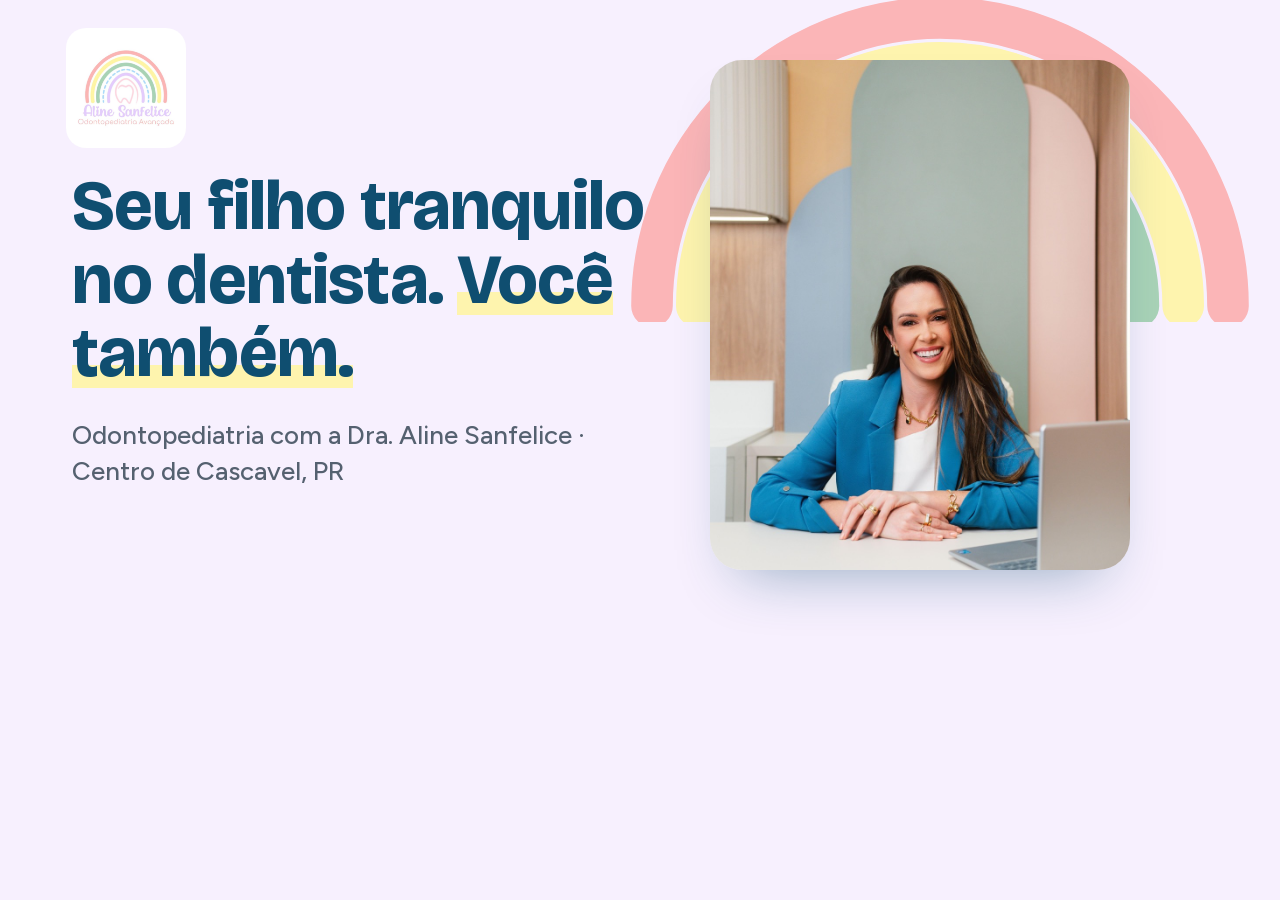
<file: .impeccable/og-source.html>
<!doctype html><html><head><meta charset="utf-8"><style>
@font-face{font-family:BG;src:url(../assets/fonts/bricolage-latin.woff2);font-weight:500 800}
@font-face{font-family:FT;src:url(../assets/fonts/figtree-latin.woff2);font-weight:300 800}
*{margin:0;box-sizing:border-box}body{width:1200px;height:630px;background:#f7f0fe;position:relative;overflow:hidden;font-family:FT}
.arcs{position:absolute;right:-60px;top:-30px;width:640px;fill:none;stroke-width:26;stroke-linecap:round}
.ph{position:absolute;right:70px;top:60px;width:420px;height:510px;border-radius:32px;overflow:hidden;box-shadow:0 30px 60px -30px rgba(15,78,112,.45)}
.ph img{width:100%;height:100%;object-fit:cover;object-position:50% 42%}
.t{position:absolute;left:72px;top:170px;width:600px;color:#0f4e70}
.t h1{font:760 70px/1.05 BG;letter-spacing:-.012em}
.t h1 span{background:linear-gradient(transparent 64%,#fef4ae 64%,#fef4ae 92%,transparent 92%)}
.t p{margin-top:26px;font:500 26px/1.4 FT;color:#556170}
.logo{position:absolute;left:66px;top:28px;display:flex;align-items:center;gap:12px;font:750 26px BG;color:#0f4e70}
.logo svg{width:56px;fill:none;stroke-width:4.4;stroke-linecap:round}
</style></head><body>
<div class="logo"><img src="../assets/brand/logo-aline-sanfelice.png" style="width:120px;height:120px;border-radius:20px;background:#fff"></div>
<svg class="arcs" viewBox="0 0 400 220"><path d="M20 210a180 180 0 0 1 360 0" stroke="#fbb5b7"/><path d="M48 210a152 152 0 0 1 304 0" stroke="#fef4ae"/><path d="M76 210a124 124 0 0 1 248 0" stroke="#a9d3b7"/><path d="M104 210a96 96 0 0 1 192 0" stroke="#add8ed" stroke-dasharray="14 12"/><path d="M132 210a68 68 0 0 1 136 0" stroke="#e6cbfc"/></svg>
<div class="ph"><img src="../assets/photos/aline-retrato-960.jpg"></div>
<div class="t"><h1>Seu filho tranquilo no dentista. <span>Você também.</span></h1><p>Odontopediatria com a Dra. Aline Sanfelice · Centro de Cascavel, PR</p></div>
</body></html>
</file>
<file: css/tokens.css>
/* Design tokens — Dra. Aline Sanfelice
   Azul Aline é a cor forte; as cinco cores do arco-íris do logo viram
   campos claros (fundos de cartões e seções) e acentos. */

@font-face {
  font-family: "Bricolage Grotesque";
  src: url("../assets/fonts/bricolage-latin.woff2") format("woff2");
  font-weight: 500 800;
  font-stretch: 75% 100%;
  font-style: normal;
  font-display: swap;
}

@font-face {
  font-family: "Figtree";
  src: url("../assets/fonts/figtree-latin.woff2") format("woff2");
  font-weight: 300 800;
  font-style: normal;
  font-display: swap;
}

@font-face {
  font-family: "Display Fallback";
  src: local("Arial");
  size-adjust: 102%;
  ascent-override: 92%;
}

@font-face {
  font-family: "Figtree Fallback";
  src: local("Arial");
  size-adjust: 98%;
  ascent-override: 96%;
  descent-override: 25%;
}

:root {
  /* Marca */
  --azul: #0f4e70;
  --azul-profundo: #0b3a54;
  --azul-claro: #dcebf2;

  /* Texto */
  --tinta: #1f2a37;
  --tinta-suave: #556170;

  /* Arco-íris do logo oficial (cores medidas no arquivo do logo) */
  --rosa: #fbb5b7;
  --amarelo: #fef4ae;
  --menta: #a9d3b7;
  --ceu: #add8ed;
  --lilas: #e6cbfc;
  --dente: #fdd6e2;

  /* Campos claros derivados do logo */
  --rosa-50: #fff1f1;
  --amarelo-50: #fffbe8;
  --menta-50: #edf7f0;
  --ceu-50: #eef7fc;
  --lilas-50: #f7f0fe;

  --estrela: #e4a630;

  /* Neutros */
  --branco: #ffffff;
  --fundo: #ffffff;
  --fundo-suave: #faf7fe;
  --linha: #ebe4f3;

  /* Tipografia */
  --font-display: "Bricolage Grotesque", "Display Fallback", "Helvetica Neue", Arial, sans-serif;
  --font-text: "Figtree", "Figtree Fallback", "Helvetica Neue", Arial, sans-serif;

  --step--1: clamp(0.84rem, 0.82rem + 0.1vw, 0.9rem);
  --step-0: clamp(1rem, 0.97rem + 0.15vw, 1.0625rem);
  --step-1: clamp(1.1rem, 1.05rem + 0.3vw, 1.25rem);
  --step-2: clamp(1.3rem, 1.2rem + 0.5vw, 1.6rem);
  --step-3: clamp(1.75rem, 1.45rem + 1.4vw, 2.6rem);
  --step-4: clamp(2.5rem, 1.7rem + 3.6vw, 4.5rem);

  /* Espaço */
  --gutter: clamp(1rem, 0.6rem + 2vw, 2.5rem);
  --space-xs: 0.5rem;
  --space-s: 1rem;
  --space-m: clamp(1.5rem, 1.2rem + 1vw, 2rem);
  --space-l: clamp(2.25rem, 1.8rem + 2vw, 3.5rem);
  --space-xl: clamp(4rem, 3rem + 4vw, 7rem);

  --max: 1240px;
  --measure: 60ch;

  /* Forma */
  --r-sm: 14px;
  --r-md: 22px;
  --r-lg: 32px;
  --r-pill: 999px;

  --shadow-card: 0 1px 2px rgba(15, 78, 112, 0.06), 0 14px 34px -16px rgba(15, 78, 112, 0.22);
  --shadow-float: 0 2px 4px rgba(15, 78, 112, 0.06), 0 24px 48px -20px rgba(15, 78, 112, 0.35);

  --ease-out: cubic-bezier(0.16, 1, 0.3, 1);
  --header-h: 76px;
}
</file>
<file: css/base.css>
/* Base — reset, tipografia, componentes e superfícies do navegador */

*,
*::before,
*::after {
  box-sizing: border-box;
}

* {
  margin: 0;
}

html {
  -webkit-text-size-adjust: 100%;
  text-size-adjust: 100%;
  scroll-behavior: smooth;
  scroll-padding-top: calc(var(--header-h) + 20px);
  overflow-x: clip;
  scrollbar-color: var(--lilas) var(--fundo);
  scrollbar-width: thin;
}

body {
  min-height: 100svh;
  background: var(--fundo);
  color: var(--tinta);
  font-family: var(--font-text);
  font-size: var(--step-0);
  line-height: 1.6;
  -webkit-font-smoothing: antialiased;
  -moz-osx-font-smoothing: grayscale;
  overflow-x: clip;
}

img,
svg {
  display: block;
  max-width: 100%;
}

img {
  height: auto;
}

button {
  font: inherit;
  color: inherit;
  background: none;
  border: 0;
  padding: 0;
  cursor: pointer;
}

a {
  color: inherit;
}

ul,
ol {
  padding: 0;
  list-style: none;
}

h1,
h2,
h3 {
  font-weight: 700;
  text-wrap: balance;
}

p,
li,
blockquote {
  text-wrap: pretty;
}

strong {
  font-weight: 650;
}

::selection {
  background: var(--lilas);
  color: var(--tinta);
}

:focus-visible {
  outline: 2.5px solid var(--azul);
  outline-offset: 3px;
  border-radius: 6px;
}

::-webkit-scrollbar {
  width: 10px;
}
::-webkit-scrollbar-track {
  background: var(--fundo);
}
::-webkit-scrollbar-thumb {
  background: var(--lilas);
  border-radius: 10px;
  border: 2px solid var(--fundo);
}

.skip-link {
  position: absolute;
  left: var(--gutter);
  top: -100px;
  z-index: 100;
  padding: 0.75rem 1.25rem;
  background: var(--azul);
  color: var(--branco);
  border-radius: var(--r-pill);
  font-weight: 600;
  text-decoration: none;
}
.skip-link:focus {
  top: 12px;
}

.wrap {
  width: 100%;
  max-width: calc(var(--max) + 2 * var(--gutter));
  margin-inline: auto;
  padding-inline: var(--gutter);
}

.icon {
  width: 1.25em;
  height: 1.25em;
  flex: none;
}

/* Tipografia de seção */
.section {
  padding-block: var(--space-xl);
}

.section--tint {
  background: var(--fundo-suave);
}

.section-head {
  max-width: 44rem;
  margin-bottom: var(--space-l);
}

.section-title {
  font-family: var(--font-display);
  font-size: var(--step-3);
  font-weight: 750;
  line-height: 1.1;
  letter-spacing: -0.018em;
  color: var(--azul);
}

.lead {
  margin-top: 0.75rem;
  font-size: var(--step-1);
  line-height: 1.55;
  color: var(--tinta-suave);
  max-width: 46ch;
}

/* Botões */
.button {
  display: inline-flex;
  align-items: center;
  justify-content: center;
  gap: 0.6rem;
  min-height: 52px;
  padding: 0.85rem 1.5rem;
  border-radius: var(--r-pill);
  font-weight: 650;
  font-size: var(--step-0);
  line-height: 1.2;
  text-decoration: none;
  white-space: nowrap;
  transition:
    background-color 0.25s var(--ease-out),
    color 0.25s var(--ease-out),
    box-shadow 0.35s var(--ease-out),
    transform 0.35s var(--ease-out);
}

.button--small {
  min-height: 44px;
  padding: 0.6rem 1.15rem;
  font-size: 0.95rem;
}

.button--large {
  min-height: 58px;
  padding-inline: 1.75rem;
  font-size: var(--step-1);
}

.button--primary {
  background: var(--azul);
  color: var(--branco);
  box-shadow: 0 10px 24px -12px rgba(15, 78, 112, 0.7);
}

.button--outline {
  background: var(--branco);
  color: var(--azul);
  box-shadow: inset 0 0 0 1.5px var(--linha);
}



.button:active {
  transform: translateY(1px);
}

@media (hover: hover) {
  .button--primary:hover {
    background: var(--azul-profundo);
    transform: translateY(-1px);
    box-shadow: 0 16px 30px -14px rgba(15, 78, 112, 0.8);
  }
  .button--outline:hover {
    box-shadow: inset 0 0 0 1.5px var(--azul);
  }
}

/* Link com seta */
.link-arrow {
  display: inline-flex;
  align-items: center;
  gap: 0.45rem;
  min-height: 44px;
  color: var(--azul);
  font-weight: 650;
  text-decoration: underline;
  text-decoration-thickness: 1.5px;
  text-underline-offset: 0.3em;
  text-decoration-color: color-mix(in srgb, var(--azul) 30%, transparent);
  transition: text-decoration-color 0.25s var(--ease-out);
}

.link-arrow .icon {
  transition: transform 0.35s var(--ease-out);
}

@media (hover: hover) {
  .link-arrow:hover {
    text-decoration-color: var(--azul);
  }
  .link-arrow:hover .icon {
    transform: translateX(3px);
  }
}

/* Estrelas */
.stars {
  display: inline-flex;
  gap: 2px;
  color: var(--estrela);
}

.stars .icon {
  width: 1.05em;
  height: 1.05em;
}

/* Logo oficial (versão horizontal montada a partir do arquivo da marca) */
.logo__img {
  width: auto;
  height: 58px;
}

@media (max-width: 599px) {
  .logo__img { height: 48px; }
}

/* Logo (link do logo no cabeçalho e rodapé) */
.logo {
  display: inline-flex;
  align-items: center;
  min-height: 44px;
  text-decoration: none;
}

@media (prefers-reduced-motion: reduce) {
  html {
    scroll-behavior: auto;
  }
  *,
  *::before,
  *::after {
    animation-duration: 0.01ms !important;
    animation-iteration-count: 1 !important;
    transition-duration: 0.01ms !important;
  }
}

.nowrap {
  white-space: nowrap;
}
</file>
<file: css/sections.css>
/* Seções — mobile first. Breakpoints: 600px, 960px, 1200px. */

/* ───────── Cabeçalho ───────── */
.site-header {
  position: sticky;
  top: 0;
  z-index: 40;
  background: var(--branco);
  transition: box-shadow 0.35s var(--ease-out);
}

.site-header[data-elevated="true"] {
  box-shadow: 0 1px 0 var(--linha), 0 10px 30px -20px rgba(15, 78, 112, 0.35);
}

.site-header__bar {
  display: flex;
  align-items: center;
  gap: var(--space-s);
  height: var(--header-h);
  max-width: calc(var(--max) + 2 * var(--gutter));
  margin-inline: auto;
  padding-inline: var(--gutter);
}

.site-header .logo {
  margin-right: auto;
}

.nav__toggle {
  display: inline-flex;
  align-items: center;
  gap: 0.55rem;
  min-height: 44px;
  padding: 0 0.9rem;
  border-radius: var(--r-pill);
  background: var(--fundo-suave);
  font-weight: 650;
  font-size: 0.95rem;
  color: var(--azul);
}

.nav__toggle-icon {
  position: relative;
  width: 16px;
  height: 10px;
}
.nav__toggle-icon::before,
.nav__toggle-icon::after {
  content: "";
  position: absolute;
  left: 0;
  right: 0;
  height: 2px;
  border-radius: 2px;
  background: currentColor;
  transition: transform 0.35s var(--ease-out), top 0.35s var(--ease-out);
}
.nav__toggle-icon::before { top: 0; }
.nav__toggle-icon::after { top: 8px; }
.nav__toggle[aria-expanded="true"] .nav__toggle-icon::before { top: 4px; transform: rotate(45deg); }
.nav__toggle[aria-expanded="true"] .nav__toggle-icon::after { top: 4px; transform: rotate(-45deg); }

.nav__list {
  position: fixed;
  inset: var(--header-h) 12px auto 12px;
  display: grid;
  gap: 0.1rem;
  padding: 0.75rem;
  border-radius: var(--r-md);
  background: var(--branco);
  box-shadow: var(--shadow-float);
  visibility: hidden;
  opacity: 0;
  transform: translateY(-8px);
  transition: opacity 0.3s var(--ease-out), transform 0.4s var(--ease-out), visibility 0s linear 0.4s;
}

.nav__list.is-open {
  visibility: visible;
  opacity: 1;
  transform: none;
  transition: opacity 0.3s var(--ease-out), transform 0.4s var(--ease-out);
}

.nav__list a {
  display: block;
  padding: 0.8rem 1rem;
  border-radius: var(--r-sm);
  font-weight: 600;
  font-size: var(--step-1);
  color: var(--tinta);
  text-decoration: none;
}

.nav__list a:hover,
.nav__list a[aria-current="true"] {
  background: var(--fundo-suave);
  color: var(--azul);
}

.nav__cta {
  margin-top: 0.5rem;
  padding-top: 0.75rem;
  border-top: 1px solid var(--linha);
}

.nav__list .nav__cta a {
  display: flex;
  padding: 0.85rem 1.5rem;
  border-radius: var(--r-pill);
  font-size: var(--step-0);
  color: var(--branco);
}

.nav__list .nav__cta a:hover {
  background: var(--azul-profundo);
  color: var(--branco);
}

.header-cta {
  display: none;
}

@media (min-width: 1080px) {
  .nav__toggle { display: none; }

  .nav__list {
    position: static;
    display: flex;
    gap: 0.15rem;
    padding: 0;
    background: none;
    box-shadow: none;
    visibility: visible;
    opacity: 1;
    transform: none;
    transition: none;
  }

  .nav__list a {
    padding: 0.55rem 0.8rem;
    border-radius: var(--r-pill);
    font-size: 0.95rem;
    font-weight: 550;
  }

  .nav__cta { display: none; }
  .header-cta { display: inline-flex; margin-left: var(--space-xs); }
}

/* ───────── Hero ───────── */
.hero {
  position: relative;
  padding-block: var(--space-s) calc(var(--space-xl) + 2rem);
  background: var(--lilas-50);
  overflow: hidden;
}

.hero__inner {
  display: grid;
  gap: var(--space-m);
}

.hero__title {
  font-family: var(--font-display);
  font-size: clamp(2.45rem, 1.55rem + 3.9vw, 4.6rem);
  font-weight: 760;
  font-variation-settings: "opsz" 48;
  line-height: 1.05;
  letter-spacing: -0.012em;
  color: var(--azul);
  max-width: 12ch;
}

.hero__title span {
  background: linear-gradient(transparent 64%, var(--amarelo) 64%, var(--amarelo) 92%, transparent 92%);
  padding-inline: 0.04em;
}

.hero__lead {
  margin-top: var(--space-s);
  font-size: var(--step-1);
  line-height: 1.55;
  color: var(--tinta-suave);
  max-width: 40ch;
}

.hero__actions {
  display: flex;
  flex-wrap: wrap;
  gap: 0.75rem;
  margin-top: var(--space-m);
}

.hero__actions .button {
  flex: 1 1 100%;
}

.hero__proof {
  display: flex;
  flex-wrap: wrap;
  align-items: center;
  gap: var(--space-s) var(--space-m);
  margin-top: var(--space-m);
}

.profile {
  display: flex;
  align-items: center;
  gap: 0.75rem;
}

.profile img {
  width: 48px;
  height: 48px;
  border-radius: 50%;
  object-fit: cover;
  object-position: 50% 30%;
  box-shadow: 0 0 0 3px var(--branco), 0 0 0 4px var(--lilas);
}

.profile span,
.hero__rating span:last-child {
  display: grid;
  font-size: 0.9rem;
  line-height: 1.3;
  color: var(--tinta-suave);
}

.profile strong,
.hero__rating strong {
  color: var(--tinta);
}

.hero__rating {
  display: flex;
  align-items: center;
  gap: 0.6rem;
  min-height: 44px;
  text-decoration: none;
}

.hero__rating:hover strong {
  text-decoration: underline;
  text-underline-offset: 0.2em;
}

/* O retrato fica dentro de um arco (os painéis do consultório e o logo são
   arcos) e o arco-íris do logo o contorna. --w é a largura do retrato. */
.hero__media {
  --w: min(216px, 60vw);
  position: relative;
  order: -1;
  justify-self: center;
  width: var(--w);
  margin-top: calc(var(--w) * 0.24);
}

.hero__card {
  display: none !important;
}

@media (min-width: 960px) {
  .hero__card { display: flex !important; }
}

.hero__arcs {
  position: absolute;
  z-index: 0;
  left: calc(var(--w) * -0.23);
  top: calc(var(--w) * -0.23);
  width: calc(var(--w) * 1.46);
  max-width: none;
  overflow: visible;
  fill: none;
  stroke-width: 2.6;
  stroke-linecap: round;
  pointer-events: none;
}

/* O arco-íris se desenha uma vez ao abrir a página, faixa por faixa */
.hero__arcs .arc {
  stroke-dasharray: 1;
  animation: arc-draw 1.5s var(--ease-out) calc(0.2s + var(--i) * 0.11s) both;
}

.hero__arcs .arc--dashed {
  stroke-dasharray: 3.4 2.6;
  animation: arc-fade 0.9s var(--ease-out) calc(0.55s + var(--i) * 0.11s) both;
}

@keyframes arc-draw {
  from { stroke-dashoffset: 1; }
  to { stroke-dashoffset: 0; }
}

@keyframes arc-fade {
  from { opacity: 0; }
  to { opacity: 1; }
}

.hero__photo {
  position: relative;
  z-index: 1;
  overflow: hidden;
  aspect-ratio: 4 / 5;
  /* semicírculo no topo: raio horizontal 50% da largura = 40% da altura */
  border-radius: 50% 50% var(--r-lg) var(--r-lg) / 40% 40% var(--r-lg) var(--r-lg);
  box-shadow: var(--shadow-float);
  background: var(--lilas-50);
}

.hero__photo img {
  width: 100%;
  height: 100%;
  object-fit: cover;
  object-position: 50% 30%;
  animation: photo-in 1.2s var(--ease-out) both;
}

.hero__card {
  position: absolute;
  z-index: 2;
  display: flex;
  align-items: center;
  gap: 0.7rem;
  padding: 0.8rem 1rem;
  border-radius: var(--r-sm);
  background: var(--branco);
  box-shadow: var(--shadow-card);
  font-size: 0.85rem;
  line-height: 1.3;
  color: var(--tinta-suave);
  animation: card-in 0.9s var(--ease-out) both;
}

.hero__card .icon {
  width: 36px;
  height: 36px;
  padding: 8px;
  border-radius: 50%;
  color: var(--azul);
  background: var(--ceu-50);
}

.hero__card span {
  display: grid;
}

.hero__card strong {
  color: var(--tinta);
}

.hero__card--hours {
  left: -0.5rem;
  bottom: 1.25rem;
  animation-delay: 0.35s;
}

.hero__card--place {
  right: -0.5rem;
  top: 42%;
  animation-delay: 0.5s;
}

.hero__card--place .icon {
  background: var(--rosa-50);
}

@keyframes photo-in {
  from { opacity: 0; transform: scale(1.05); }
  to { opacity: 1; transform: none; }
}

@keyframes card-in {
  from { opacity: 0; transform: translateY(10px); }
  to { opacity: 1; transform: none; }
}

@media (min-width: 600px) {
  .hero__actions .button { flex: 0 0 auto; }
  .hero__media { --w: 320px; }
}

@media (min-width: 960px) {
  .hero {
    padding-block: calc(var(--space-l) + 1.5rem) calc(var(--space-xl) + 3rem);
  }

  .hero__inner {
    grid-template-columns: minmax(0, 1.05fr) minmax(0, 1fr);
    align-items: center;
    gap: var(--space-l);
  }

  .hero__media {
    --w: clamp(340px, 31vw, 460px);
    order: 0;
    margin-top: calc(var(--w) * 0.2);
  }

  .hero__photo img { object-position: 50% 40%; }

  .hero__card--hours { left: -3rem; bottom: 2.5rem; }
  .hero__card--place { right: -3rem; top: 44%; }
}

/* ───────── Faixa de confiança ───────── */
.trust {
  position: relative;
  z-index: 3;
  margin-top: calc(-1 * (var(--space-xl) + 1rem));
}

.trust__list {
  display: grid;
  width: calc(100% - 2 * var(--gutter));
  padding: 0.5rem 1.25rem;
  border-radius: var(--r-md);
  background: var(--branco);
  box-shadow: var(--shadow-float);
}

.trust__list li {
  display: grid;
  gap: 0.15rem;
  padding: 0.9rem 0;
  font-size: 0.92rem;
  line-height: 1.4;
  color: var(--tinta-suave);
}

.trust__list li + li {
  border-top: 1px solid var(--linha);
}

.trust__list li > span {
  display: grid;
}

.trust__list strong {
  font-family: var(--font-display);
  font-size: 1.05rem;
  font-weight: 700;
  color: var(--azul);
}

@media (min-width: 960px) {
  .trust { margin-top: calc(-1 * (var(--space-xl) + 1.5rem)); }
  .trust__list {
    grid-template-columns: repeat(4, 1fr);
    max-width: var(--max);
    padding: 1.4rem 0;
  }
  .trust__list li {
    padding: 0 1.75rem;
  }
  .trust__list li + li {
    border-top: 0;
    border-left: 1px solid var(--linha);
  }
}

/* ───────── A Dra. Aline ───────── */
.about__inner {
  display: grid;
  gap: var(--space-l);
}

.about__photo {
  position: relative;
}

.about__photo img {
  width: 100%;
  aspect-ratio: 4 / 5;
  object-fit: cover;
  object-position: 30% 22%;
  border-radius: var(--r-lg);
}

.about__badge {
  position: absolute;
  right: 1rem;
  bottom: 1rem;
  display: grid;
  padding: 0.85rem 1.1rem;
  border-radius: var(--r-sm);
  background: var(--branco);
  box-shadow: var(--shadow-card);
  font-size: 0.85rem;
  color: var(--tinta-suave);
}

.about__badge strong {
  font-family: var(--font-display);
  font-size: 1.05rem;
  font-weight: 700;
  color: var(--azul);
}

.about__text > p:not(.lead) {
  margin-top: var(--space-s);
  max-width: var(--measure);
}

.about__quote {
  position: relative;
  margin-top: var(--space-m);
  padding: var(--space-m);
  border-radius: var(--r-md);
  background: var(--rosa-50);
}


.about__quote p {
  font-family: var(--font-display);
  font-size: var(--step-2);
  font-weight: 600;
  line-height: 1.32;
  letter-spacing: -0.01em;
  color: var(--azul);
}

.about__quote footer {
  margin-top: 0.75rem;
  font-size: var(--step--1);
  color: var(--tinta-suave);
}

@media (min-width: 960px) {
  .about__inner {
    grid-template-columns: minmax(0, 5fr) minmax(0, 6fr);
    gap: var(--space-xl);
    align-items: center;
  }
}

/* ───────── Primeira consulta ───────── */
.steps {
  position: relative;
  display: grid;
  gap: var(--space-m);
  padding-left: 3.75rem;
}

/* a faixa tracejada azul do logo vira a trilha da consulta */
.step:not(:last-child)::before {
  content: "";
  position: absolute;
  left: calc(-3.75rem + 22px);
  top: 46px;
  bottom: calc(-1 * var(--space-m));
  border-left: 3px dashed var(--ceu);
}

.step {
  position: relative;
}

.step__n {
  position: absolute;
  left: -3.75rem;
  top: -0.1rem;
  display: grid;
  place-items: center;
  width: 46px;
  height: 46px;
  border-radius: 50%;
  box-shadow: 0 0 0 5px var(--fundo-suave);
  font-family: var(--font-display);
  font-size: 1.25rem;
  font-weight: 800;
  color: var(--azul);
}

.step--rosa { --band: var(--rosa); --i: 0; }
.step--amarelo { --band: var(--amarelo); --i: 1; }
.step--menta { --band: var(--menta); --i: 2; }
.step--azul { --band: var(--ceu); --i: 3; }
.step--lilas { --band: var(--lilas); --i: 4; }

.step__n { background: var(--band); }

/* Trilha desenhada ao entrar na tela (o JS só marca "pending" quando o
   visitante aceita movimento; sem JS a trilha já aparece inteira). */
.step:not(:last-child)::before,
.steps::before {
  transition: clip-path 0.9s var(--ease-out) calc(var(--i, 0) * 0.28s);
}

.steps[data-draw="pending"] .step::before {
  clip-path: inset(0 0 100% 0);
}

.step__n::after {
  content: "";
  position: absolute;
  inset: 0;
  border-radius: 50%;
  box-shadow: 0 0 0 0 var(--band);
  opacity: 0;
}

.steps[data-draw="done"] .step__n::after {
  animation: stop-ring 1.1s var(--ease-out) calc(0.1s + var(--i) * 0.28s);
}

@keyframes stop-ring {
  from { opacity: 0.9; box-shadow: 0 0 0 0 var(--band); }
  to { opacity: 0; box-shadow: 0 0 0 14px var(--band); }
}

.step h3 {
  font-family: var(--font-display);
  font-size: 1.25rem;
  font-weight: 700;
  letter-spacing: -0.01em;
  line-height: 1.2;
  color: var(--azul);
  padding-top: 0.55rem;
}

.step p {
  margin-top: 0.4rem;
  font-size: 0.97rem;
  line-height: 1.55;
  color: var(--tinta-suave);
  max-width: 34ch;
}

@media (min-width: 1080px) {
  .steps {
    grid-template-columns: repeat(5, minmax(0, 1fr));
    gap: var(--space-m);
    padding-left: 0;
    padding-top: 4.5rem;
  }
  .step:not(:last-child)::before { display: none; }
  .steps::before {
    content: "";
    position: absolute;
    left: 23px;
    right: calc((100% - 4 * var(--space-m)) / 5 - 23px);
    top: 22px;
    bottom: auto;
    border-left: 0;
    border-top: 3px dashed var(--ceu);
    transition-duration: 1.4s;
    transition-delay: 0s;
  }
  .steps[data-draw="pending"]::before { clip-path: inset(0 100% 0 0); }
  .step__n { left: 0; top: -4.25rem; }
  .step h3 { padding-top: 0; }
}

.section-cta {
  margin-top: var(--space-l);
  display: flex;
  justify-content: center;
}


/* ───────── Atendimentos ───────── */
.services__grid {
  display: grid;
  gap: 1rem;
}

.service {
  display: flex;
  flex-direction: column;
  gap: 0.75rem;
  padding: var(--space-m);
  border-radius: var(--r-md);
}

.service h3 {
  font-family: var(--font-display);
  font-size: var(--step-2);
  font-weight: 750;
  letter-spacing: -0.02em;
  line-height: 1.15;
  color: var(--azul);
}

.service p {
  color: var(--tinta-suave);
}

.service .link-arrow {
  margin-top: auto;
}

.service--feature {
  background: var(--azul);
}

.service--feature h3 {
  font-size: var(--step-3);
  color: var(--branco);
}

.service--feature p {
  color: var(--azul-claro);
}

.service__list {
  display: grid;
  gap: 0;
  margin-top: auto;
  padding-top: var(--space-s);
}

.service__list li {
  display: flex;
  align-items: center;
  gap: 0.75rem;
  padding: 0.8rem 0;
  border-top: 1px solid rgba(255, 255, 255, 0.16);
  color: var(--branco);
  font-weight: 550;
}

.service__list li::before {
  content: "";
  flex: none;
  width: 8px;
  height: 8px;
  border-radius: 50%;
  background: var(--menta);
}

.service--menta { background: var(--menta-50); }
.service--rosa { background: var(--rosa-50); }

.service--team {
  background: var(--branco);
  box-shadow: inset 0 0 0 1.5px var(--linha);
}

.service--team h3 {
  font-size: var(--step-1);
}

.team__list {
  display: grid;
  gap: 0.6rem;
  margin-top: 0.25rem;
}

.team__list li {
  display: grid;
  padding-top: 0.6rem;
  border-top: 1px solid var(--linha);
  font-size: 0.95rem;
  line-height: 1.35;
}

.team__list span {
  color: var(--tinta-suave);
}

@media (min-width: 760px) {
  .services__grid {
    grid-template-columns: repeat(2, minmax(0, 1fr));
  }
  .service--feature { grid-row: span 2; }
}

@media (min-width: 1080px) {
  .services__grid {
    grid-template-columns: minmax(0, 1.15fr) minmax(0, 1fr) minmax(0, 1fr);
  }
  .service--feature { grid-row: 1 / 3; padding: var(--space-l); }
  .service--team {
    grid-column: 2 / 4;
    display: grid;
    grid-template-columns: minmax(0, 1fr) minmax(0, 1.4fr);
    column-gap: var(--space-m);
  }
  .service--team .team__list { grid-row: 1 / 3; grid-column: 2; margin: 0; align-self: center; }
  .service--team .team__list li { grid-template-columns: auto 1fr; column-gap: 1rem; justify-content: space-between; }
  .service--team .team__list li span { text-align: right; }
}

/* ───────── Consultório ───────── */
.gallery {
  display: grid;
  grid-template-columns: 1fr 1fr;
  gap: 0.75rem;
}

.gallery__item {
  position: relative;
  overflow: hidden;
  border-radius: var(--r-md);
  background: var(--lilas-50);
}

.gallery__item img {
  width: 100%;
  height: 100%;
  aspect-ratio: 3 / 4;
  object-fit: cover;
  transition: transform 0.8s var(--ease-out);
}

.gallery__item--wide {
  grid-column: 1 / -1;
}

.gallery__item--wide img {
  aspect-ratio: 4 / 3;
}

.gallery__item figcaption {
  position: absolute;
  left: 0.75rem;
  bottom: 0.75rem;
  padding: 0.35rem 0.8rem;
  border-radius: var(--r-pill);
  background: rgba(255, 255, 255, 0.92);
  font-size: 0.82rem;
  font-weight: 650;
  color: var(--azul);
}

@media (hover: hover) {
  .gallery__item:hover img { transform: scale(1.04); }
}

@media (max-width: 959px) {
  .gallery__item:nth-child(4) { grid-column: 1 / -1; }
  .gallery__item:nth-child(4) img { aspect-ratio: 4 / 3; object-position: 50% 60%; }
}

.gallery__quote {
  grid-column: 1 / -1;
  display: flex;
  flex-direction: column;
  justify-content: space-between;
  gap: var(--space-s);
  padding: var(--space-m);
  border-radius: var(--r-md);
  background: var(--azul);
}

.gallery__quote p {
  font-family: var(--font-display);
  font-size: var(--step-2);
  font-weight: 650;
  line-height: 1.3;
  letter-spacing: -0.01em;
  color: var(--branco);
}

.gallery__quote footer {
  font-size: var(--step--1);
  color: var(--azul-claro);
}

@media (min-width: 960px) {
  .gallery {
    grid-template-columns: repeat(4, minmax(0, 1fr));
    gap: 1rem;
  }
  .gallery__item--wide { grid-column: 1 / 4; grid-row: 1 / 3; }
  .gallery__item--wide img { aspect-ratio: auto; height: 100%; }
  .gallery__item--tall { grid-column: 4; grid-row: 1; }
  .gallery__item:nth-child(3) { grid-column: 4; grid-row: 2; }
  .gallery__item--tall img,
  .gallery__item:nth-child(3) img { aspect-ratio: 1 / 1; }
  .gallery__item:nth-child(4) { grid-column: 1; grid-row: 3; }
  .gallery__item:nth-child(4) img { aspect-ratio: 1 / 1; object-position: 50% 60%; }
  .gallery__quote { grid-column: 2 / 5; grid-row: 3; padding: var(--space-l); justify-content: center; }
  .gallery__quote p { font-size: clamp(1.9rem, 1.2rem + 1.5vw, 2.6rem); line-height: 1.22; max-width: 34ch; }
}

/* ───────── Avaliações ───────── */
.reviews__head {
  display: grid;
  gap: var(--space-m);
  margin-bottom: var(--space-l);
}

.reviews__score {
  display: flex;
  align-items: center;
  gap: 1rem;
  justify-self: start;
  padding: 1rem 1.4rem;
  border-radius: var(--r-md);
  background: var(--branco);
  box-shadow: var(--shadow-card);
  text-decoration: none;
  color: var(--tinta-suave);
  font-size: 0.9rem;
}

.reviews__number {
  font-family: var(--font-display);
  font-size: 3rem;
  font-weight: 800;
  line-height: 1;
  letter-spacing: -0.04em;
  color: var(--azul);
}

.reviews__meta {
  display: grid;
  gap: 0.15rem;
}

.reviews__link {
  font-weight: 650;
  color: var(--azul);
  text-decoration: underline;
  text-underline-offset: 0.2em;
}

.reviews__grid {
  display: grid;
  gap: 1rem;
}

.review {
  display: flex;
  flex-direction: column;
  justify-content: space-between;
  gap: var(--space-s);
  padding: var(--space-m);
  border-radius: var(--r-md);
  background: var(--branco);
  box-shadow: inset 0 0 0 1.5px var(--linha);
}

.review p {
  line-height: 1.6;
}

@media (hover: hover) {
  .review:not(.review--big) {
    transition: box-shadow 0.35s var(--ease-out), transform 0.35s var(--ease-out);
  }
  .review:not(.review--big):hover {
    transform: translateY(-2px);
    box-shadow: inset 0 0 0 1.5px var(--lilas), var(--shadow-card);
  }
}

.review footer {
  display: flex;
  align-items: center;
  gap: 0.75rem;
  font-size: 0.88rem;
  color: var(--tinta-suave);
}

.review footer > span:last-child {
  display: grid;
  line-height: 1.3;
}

.review footer strong {
  color: var(--tinta);
}

.review--big {
  position: relative;
  background: var(--lilas-50);
  box-shadow: none;
}

.review--big::before {
  content: "\201C";
  display: block;
  height: 2.1rem;
  margin-bottom: -0.35rem;
  font-family: var(--font-display);
  font-size: 5rem;
  font-weight: 800;
  line-height: 1;
  color: var(--lilas);
}

.review--big p {
  font-family: var(--font-display);
  font-size: var(--step-2);
  font-weight: 600;
  line-height: 1.35;
  letter-spacing: -0.01em;
  color: var(--azul);
}

@media (min-width: 760px) {
  .reviews__head {
    grid-template-columns: 1fr auto;
    align-items: end;
  }
  .reviews__grid {
    grid-template-columns: repeat(2, minmax(0, 1fr));
  }
  .review--big { grid-column: 1 / -1; }
}

@media (min-width: 1080px) {
  .reviews__grid {
    grid-template-columns: repeat(3, minmax(0, 1fr));
  }
  .review--big { grid-column: 1 / 3; grid-row: 1 / 3; padding: var(--space-l); }
  .review:nth-child(5) { grid-column: 2 / 4; }
  .review--big p { font-size: clamp(1.6rem, 1.2rem + 1vw, 2.1rem); line-height: 1.3; }
}

/* ───────── Dúvidas ───────── */
.faq__inner {
  display: grid;
  gap: var(--space-l);
}

.faq__contact {
  display: grid;
  gap: 1rem;
  margin-top: var(--space-m);
  padding: 1.25rem;
  border-radius: var(--r-md);
  background: var(--branco);
  box-shadow: var(--shadow-card);
  max-width: 26rem;
}

.faq__person {
  display: flex;
  align-items: center;
  gap: 0.85rem;
}

.faq__person img {
  width: 56px;
  height: 56px;
  border-radius: 50%;
  object-fit: cover;
  object-position: 50% 30%;
  box-shadow: 0 0 0 3px var(--branco), 0 0 0 4.5px var(--lilas);
}

.faq__person p {
  display: grid;
  font-size: 0.9rem;
  line-height: 1.35;
  color: var(--tinta-suave);
}

.faq__person strong {
  font-family: var(--font-display);
  font-size: 1.05rem;
  font-weight: 700;
  color: var(--azul);
}

.faq__list {
  display: grid;
  gap: 0.75rem;
}

.faq__head button {
  display: flex;
  width: 100%;
  align-items: center;
  justify-content: space-between;
  gap: 1rem;
  min-height: 64px;
  padding: 1rem 1.25rem;
  border-radius: var(--r-md);
  background: var(--branco);
  box-shadow: var(--shadow-card);
  text-align: left;
  font-size: var(--step-1);
  font-weight: 650;
  line-height: 1.3;
  color: var(--tinta);
  transition: border-radius 0.3s var(--ease-out), color 0.25s var(--ease-out);
}

.faq__head button::after {
  content: "";
  flex: none;
  width: 32px;
  height: 32px;
  border-radius: 50%;
  background:
    linear-gradient(var(--azul), var(--azul)) center / 12px 2px no-repeat,
    linear-gradient(var(--azul), var(--azul)) center / 2px 12px no-repeat,
    var(--lilas-50);
  transition: transform 0.35s var(--ease-out), background-color 0.25s var(--ease-out);
}

.faq__head button[aria-expanded="true"] {
  color: var(--azul);
  border-radius: var(--r-md) var(--r-md) 0 0;
}

.faq__head button[aria-expanded="true"]::after {
  transform: rotate(45deg);
  background:
    linear-gradient(var(--azul), var(--azul)) center / 12px 2px no-repeat,
    linear-gradient(var(--azul), var(--azul)) center / 2px 12px no-repeat,
    var(--lilas);
}

.faq__body {
  margin-top: -0.75rem;
  padding: 0 1.25rem 1.25rem;
  border-radius: 0 0 var(--r-md) var(--r-md);
  background: var(--branco);
  box-shadow: var(--shadow-card);
  clip-path: inset(0 -40px -40px -40px);
}

.faq__body p {
  max-width: var(--measure);
  color: var(--tinta-suave);
}

.faq__body:not([hidden]) {
  animation: faq-in 0.45s var(--ease-out);
}

@keyframes faq-in {
  from { opacity: 0; transform: translateY(-4px); }
  to { opacity: 1; transform: none; }
}

@media (min-width: 960px) {
  .faq__inner {
    grid-template-columns: minmax(0, 4fr) minmax(0, 7fr);
    gap: var(--space-xl);
    align-items: start;
  }
  .faq__intro {
    position: sticky;
    top: calc(var(--header-h) + var(--space-m));
  }
}

/* ───────── Onde fica ───────── */
.place__inner {
  display: grid;
  gap: var(--space-m);
}

.place__photo img {
  width: 100%;
  aspect-ratio: 4 / 3;
  object-fit: cover;
  object-position: 50% 6%;
  border-radius: var(--r-lg);
}

.place__card {
  padding: var(--space-m);
  border-radius: var(--r-lg);
  background: var(--fundo-suave);
}

.place__info {
  display: grid;
  gap: 1rem;
  margin-top: var(--space-m);
}

.place__info li {
  display: flex;
  align-items: center;
  gap: 0.9rem;
}

.place__info li > span:last-child {
  display: grid;
  line-height: 1.35;
  font-size: 0.92rem;
  color: var(--tinta-suave);
}

.place__info strong {
  font-size: 1rem;
  color: var(--tinta);
}

.place__info a {
  color: var(--azul);
  text-underline-offset: 0.2em;
}

.place__icon {
  display: grid;
  place-items: center;
  flex: none;
  width: 44px;
  height: 44px;
  border-radius: 50%;
  background: var(--branco);
  color: var(--azul);
}

.place__actions {
  display: flex;
  flex-wrap: wrap;
  gap: 0.75rem;
  margin-top: var(--space-m);
}

.place__actions .button {
  flex: 1 1 auto;
}

.place__map {
  margin-top: var(--space-s);
}

.place__map iframe {
  display: block;
  width: 100%;
  height: 320px;
  margin-top: var(--space-s);
  border: 0;
  border-radius: var(--r-md);
}

@media (min-width: 960px) {
  .place__inner {
    grid-template-columns: minmax(0, 1fr) minmax(0, 1fr);
    gap: var(--space-l);
    align-items: stretch;
  }
  .place__photo img { aspect-ratio: auto; height: 100%; min-height: 520px; }
  .place__card { padding: var(--space-l); display: flex; flex-direction: column; justify-content: center; }
}

/* ───────── Chamada final + rodapé ───────── */
.closing {
  padding-block: var(--space-xl);
  background: var(--lilas-50);
  color: var(--tinta-suave);
  text-align: center;
}



.closing__inner {
  display: flex;
  flex-direction: column;
  align-items: center;
}

.closing__logo {
  width: clamp(200px, 14vw + 120px, 300px);
  height: auto;
  margin-bottom: var(--space-l);
}

.closing__title {
  font-family: var(--font-display);
  font-size: var(--step-4);
  font-weight: 760;
  font-variation-settings: "opsz" 48;
  line-height: 1.06;
  letter-spacing: -0.012em;
  color: var(--azul);
  max-width: 16ch;
}

.closing__inner > p {
  margin-top: var(--space-s);
  font-size: var(--step-1);
  max-width: 42ch;
}

.closing__actions {
  display: flex;
  flex-wrap: wrap;
  justify-content: center;
  gap: 0.75rem;
  margin-top: var(--space-l);
}

.site-footer {
  background: var(--branco);
  border-top: 1px solid var(--linha);
  color: var(--tinta-suave);
  padding-block: var(--space-l) calc(var(--space-l) + env(safe-area-inset-bottom) + 72px);
  font-size: var(--step--1);
}

.site-footer__inner {
  display: grid;
  gap: var(--space-m);
}

.site-footer__brand p {
  margin-top: 0.75rem;
}

.site-footer__label {
  margin-bottom: 0.4rem;
  font-weight: 700;
  color: var(--tinta);
}

.site-footer ul {
  display: grid;
  gap: 0.25rem;
}

.site-footer a {
  color: var(--azul);
  text-underline-offset: 0.25em;
  text-decoration-color: color-mix(in srgb, var(--azul) 30%, transparent);
}

.site-footer__note {
  padding-top: var(--space-m);
  border-top: 1px solid var(--linha);
  color: var(--tinta-suave);
}

@media (min-width: 760px) {
  .site-footer__inner { grid-template-columns: 2fr 1fr 1fr; column-gap: var(--gutter); }
  .site-footer__note { grid-column: 1 / -1; }
}

@media (min-width: 960px) {
  .site-footer { padding-bottom: var(--space-l); }
}

/* ───────── Botão fixo (celular) ───────── */
.dock {
  position: fixed;
  left: 12px;
  right: 12px;
  bottom: calc(12px + env(safe-area-inset-bottom));
  z-index: 30;
  transform: translateY(calc(100% + 24px));
  visibility: hidden;
  transition: transform 0.5s var(--ease-out), visibility 0s linear 0.5s;
}

.dock.is-visible {
  transform: none;
  visibility: visible;
  transition: transform 0.5s var(--ease-out);
}

.dock__link {
  display: flex;
  align-items: center;
  justify-content: center;
  gap: 0.6rem;
  min-height: 56px;
  border-radius: var(--r-pill);
  background: var(--azul);
  color: var(--branco);
  font-weight: 650;
  font-size: var(--step-1);
  text-decoration: none;
  box-shadow: 0 18px 36px -14px rgba(11, 58, 84, 0.6);
}

@media (min-width: 960px) {
  .dock { display: none; }
}

@media (prefers-reduced-motion: reduce) {
  .hero__photo img,
  .hero__card,
  .hero__arcs .arc,
  .faq__body:not([hidden]) {
    animation: none;
  }
}
</file>
